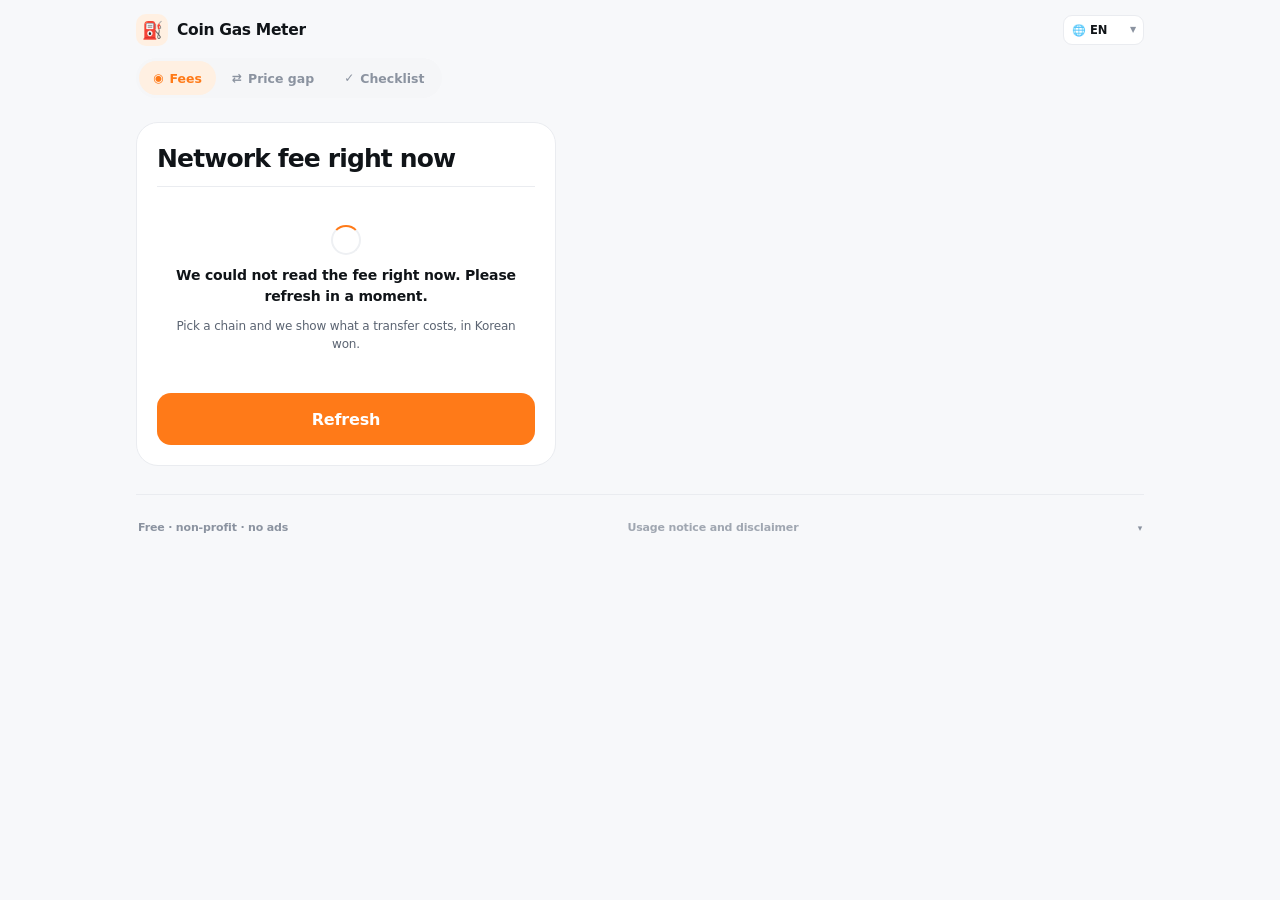
<file: index.html>
<!doctype html>
<html lang="ko">
  <head>
    <meta charset="UTF-8" />
    <!-- 검색엔진 소유확인: Google Search Console · 네이버 서치어드바이저 (2026-11-18) -->
    <meta name="google-site-verification" content="ybzg_U_9fnB_Yyj1p49U__PnyBLC_OwtdENHkcvfdz4" />
    <meta name="naver-site-verification" content="0c09ab57398e2e9d080c72ebb21c6a6680b2636f" />
    <meta
      name="viewport"
      content="width=device-width, initial-scale=1.0, maximum-scale=1.0, user-scalable=no, viewport-fit=cover"
    />
    <title>코인가스비미터 — 보내기 전 가스비·김프 확인</title>
    <meta name="description" content="이더리움·베이스·아비트럼·BNB 체인 등 7개 체인과 비트코인·솔라나·트론·리플·톤까지, 보낼 때 드는 수수료를 원화로 비교하고 김치프리미엄까지 한 화면에서 확인하는 무료·비수익 참고 도구입니다." />
    <meta name="keywords" content="이더리움 가스비 계산, 김치프리미엄 확인, 코인 가스비 원화, 가상자산 수수료, 코인가스비미터, 비트코인 솔라나 트론 수수료" />
    <meta name="author" content="안심랩 (AnsimLab)" />
    <meta name="publisher" content="안심랩 (AnsimLab)" />
    <meta name="robots" content="index, follow" />
    <link rel="canonical" href="https://wlgh9291-cmd.github.io/coin-gasbi-meter/" />
    <!-- LINE 미니앱(LIFF) ID. LINE 미인증 상태라 지금은 비어 있고, LIFF ID를 받으면 여기에만 넣으면 됩니다. -->
    <meta name="liff-id" content="" />
    <!-- 절대 주소: Vercel 프로덕션 도메인 확정 후 1회 반영 (2026-11-17) -->
    <meta name="theme-color" content="#f6f4ff" media="(prefers-color-scheme: light)" />
    <meta name="theme-color" content="#0f0c1c" media="(prefers-color-scheme: dark)" />
    <meta name="color-scheme" content="light dark" />

    <!-- PWA -->
    <link rel="manifest" href="./manifest.webmanifest" vite-ignore />
    <meta name="mobile-web-app-capable" content="yes" />
    <meta name="application-name" content="코인가스비미터" />
    <meta name="apple-mobile-web-app-capable" content="yes" />
    <meta name="apple-mobile-web-app-status-bar-style" content="default" />
    <meta name="apple-mobile-web-app-title" content="코인가스비미터" />
    <link rel="icon" type="image/png" sizes="32x32" href="./icons/icon-32.png" vite-ignore />
    <link rel="icon" type="image/png" sizes="16x16" href="./icons/favicon-16.png" vite-ignore />
    <link rel="apple-touch-icon" sizes="180x180" href="./icons/apple-touch-icon.png" vite-ignore />

    <!-- 카카오톡·SNS 링크 공유 (OpenGraph) -->
    <meta property="og:type" content="website" />
    <meta property="og:site_name" content="코인가스비미터" />
    <meta property="og:title" content="코인가스비미터 — 보내기 전 가스비·김프 확인" />
    <meta property="og:description" content="이더리움·베이스·아비트럼·BNB 체인 등 7개 체인과 비트코인·솔라나·트론·리플·톤까지, 보낼 때 드는 수수료를 원화로 비교하고 김치프리미엄까지 한 화면에서 확인하는 무료·비수익 참고 도구입니다." />
    <meta property="og:image" content="https://wlgh9291-cmd.github.io/coin-gasbi-meter/og/og-image.png" />
    <meta property="og:image:width" content="1200" />
    <meta property="og:image:height" content="630" />
    <meta property="og:image:alt" content="코인가스비미터 서비스 소개 이미지" />
    <meta property="og:locale" content="ko_KR" />
    <meta property="og:url" content="https://wlgh9291-cmd.github.io/coin-gasbi-meter/" />
    <meta name="twitter:card" content="summary_large_image" />
    <meta name="twitter:title" content="코인가스비미터 — 보내기 전 가스비·김프 확인" />
    <meta name="twitter:description" content="이더리움·베이스·아비트럼·BNB 체인 등 7개 체인과 비트코인·솔라나·트론·리플·톤까지, 보낼 때 드는 수수료를 원화로 비교하고 김치프리미엄까지 한 화면에서 확인하는 무료·비수익 참고 도구입니다." />
    <meta name="twitter:image" content="https://wlgh9291-cmd.github.io/coin-gasbi-meter/og/og-image.png" />

    <script type="application/ld+json">
{
  "@context": "https://schema.org",
  "@type": "WebApplication",
  "name": "코인가스비미터",
  "applicationCategory": "FinanceApplication",
  "operatingSystem": "Any",
  "inLanguage": "ko",
  "description": "이더리움·베이스·아비트럼·BNB 체인 등 7개 체인과 비트코인·솔라나·트론·리플·톤까지, 보낼 때 드는 수수료를 원화로 비교하고 김치프리미엄까지 한 화면에서 확인하는 무료·비수익 참고 도구입니다.",
  "url": "https://wlgh9291-cmd.github.io/coin-gasbi-meter/",
  "author": { "@type": "Organization", "name": "안심랩 (AnsimLab)" },
  "publisher": { "@type": "Organization", "name": "안심랩 (AnsimLab)" },
  "isAccessibleForFree": true,
  "offers": {
    "@type": "Offer",
    "price": "0",
    "priceCurrency": "KRW"
  }
}
    </script>

    <!-- 텔레그램 미니앱 SDK. 일반 브라우저에서는 로드에 실패해도 아래 어댑터가 조용히 건너뜁니다. -->
    <!-- LINE 미니앱(LIFF) SDK — LINE 앱 웹뷰가 아니면 아래 어댑터가 조용히 건너뜁니다. -->
    <script src="https://static.line-scdn.net/liff/edge/2/sdk.js" async></script>
    <script src="https://telegram.org/js/telegram-web-app.js"></script>
    <script>
      /* 환경 어댑터 — 텔레그램 미니앱 안이면 ready·expand를 자동 실행하고,
         일반 브라우저·PWA 환경에서는 아무 것도 하지 않습니다(오류 0건). */
      (function () {
        try {
          var tg = window.Telegram && window.Telegram.WebApp;
          if (tg && typeof tg.ready === 'function') tg.ready();
          if (tg && typeof tg.expand === 'function') tg.expand();
          if (tg && typeof tg.disableVerticalSwipes === 'function') {
            try { tg.disableVerticalSwipes(); } catch (e) {}
          }
          if (tg && typeof tg.setHeaderColor === 'function') {
            try { tg.setHeaderColor('#f6f4ff'); } catch (e) {}
          }
          if (tg && typeof tg.setBackgroundColor === 'function') {
            try { tg.setBackgroundColor('#f6f4ff'); } catch (e) {}
          }
        } catch (e) {}
        /* ── LINE(LIFF) 3중 호환 어댑터 ─────────────────────────────
           · LINE 앱 웹뷰: LIFF ID가 있으면 초기화하고, 언어를 알려 줍니다.
           · 일반 브라우저·텔레그램: SDK가 없거나 초기화에 실패해도 아무 것도 하지 않습니다(오류 0건).
           · LIFF ID(meta[name=liff-id])가 비어 있으면 초기화를 시도하지 않습니다. */
        window.__PICKLE_LIFF__ = { inLine: false, ready: false, lang: null };
        (function () {
          var bridge = window.__PICKLE_LIFF__;
          try {
            var ua = navigator.userAgent || '';
            bridge.inLine = /Line\/\d/i.test(ua) || /LIFF/i.test(ua);
          } catch (e) {}

          function readLang() {
            try {
              if (window.liff && typeof window.liff.getLanguage === 'function') {
                var value = window.liff.getLanguage();
                if (value) bridge.lang = String(value).slice(0, 2).toLowerCase();
              }
            } catch (e) {}
          }

          function start() {
            var meta = document.querySelector('meta[name="liff-id"]');
            var liffId = meta && meta.getAttribute('content') ? meta.getAttribute('content').trim() : '';
            readLang();
            if (!liffId || !window.liff || typeof window.liff.init !== 'function') return;
            window.liff
              .init({ liffId: liffId })
              .then(function () {
                bridge.ready = true;
                try {
                  if (typeof window.liff.isInClient === 'function' && window.liff.isInClient()) bridge.inLine = true;
                } catch (e) {}
                readLang();
                if (bridge.inLine) {
                  document.documentElement.classList.add('in-line');
                  document.documentElement.lang = bridge.lang || document.documentElement.lang;
                }
              })
              .catch(function () {});
          }

          if (document.readyState === 'complete') start();
          else window.addEventListener('load', start);
        })();

        /* PWA 서비스 워커 등록 — 보안 문맥(https·localhost)에서만, 실패해도 앱 동작에는 지장 없음 */
        if (
          'serviceWorker' in navigator &&
          (location.protocol === 'https:' || location.hostname === 'localhost' || location.hostname === '127.0.0.1')
        ) {
          window.addEventListener('load', function () {
            navigator.serviceWorker.register('./sw.js').catch(function () {});
          });
        }
      })();
    </script>
    <script type="module" crossorigin src="./assets/index-CDfuDNCG.js"></script>
    <link rel="stylesheet" crossorigin href="./assets/index-BV9tFVb3.css">
  </head>
  <body>
    <noscript>
      <div style="max-width: 480px; margin: 0 auto; padding: 24px 20px; font-family: -apple-system, 'Apple SD Gothic Neo', 'Malgun Gothic', sans-serif; font-size: 15px; line-height: 1.65; color: #191f28; background: #f6f4ff">
        <h1 style="font-size: 20px">코인가스비미터</h1>
        <p style="font-weight: 600">무료 · 비수익 · 광고 없음</p>
        <p>이 서비스는 자바스크립트가 있어야 동작합니다. 브라우저 설정에서 자바스크립트를 켜 주세요.</p>
        <p>
          본 서비스는 정보 제공 목적의 무료·비수익 참고 도구이며, 투자 자문·법률·세무 대리가 아닙니다. 외부 공개 API·시세·세법 가정에 기반하므로 정확성·실시간성을 보증하지 않으며, 본 서비스 이용 및 판단으로 발생한 직·간접적 손해(오입금, 거래 손실, 세무·신고 오류, 에어드랍 미지급 등)에 대해 제작자(안심랩)는 어떠한 법적·금전적 배상 책임도 지지 않습니다.
        </p>
        <p>가스비·시세는 실시간으로 변동하며, 화면에 보이는 값과 실제 전송 시점의 값이 다를 수 있습니다.</p>
        <p style="font-weight: 600">제작·운영: 안심랩 (AnsimLab)</p>
      </div>
    </noscript>
    <div id="root"></div>
  </body>
</html>
</file>
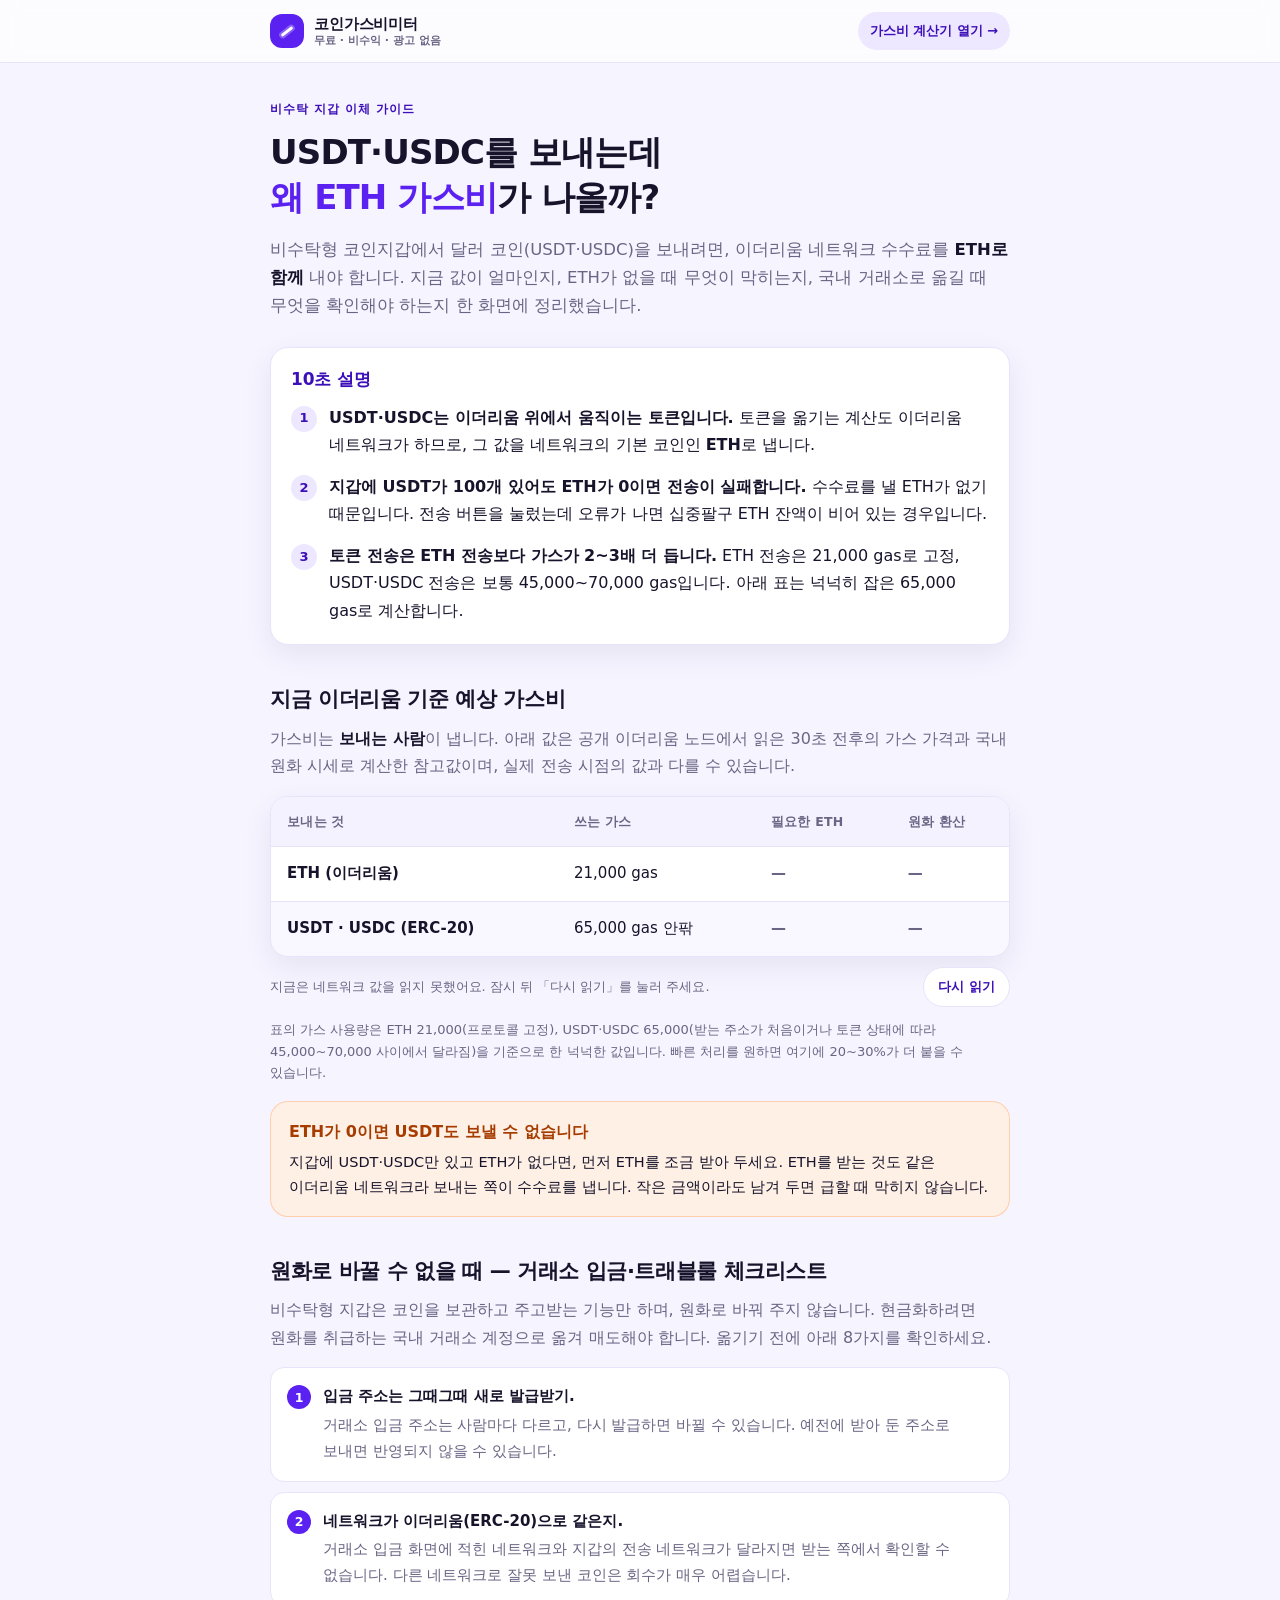
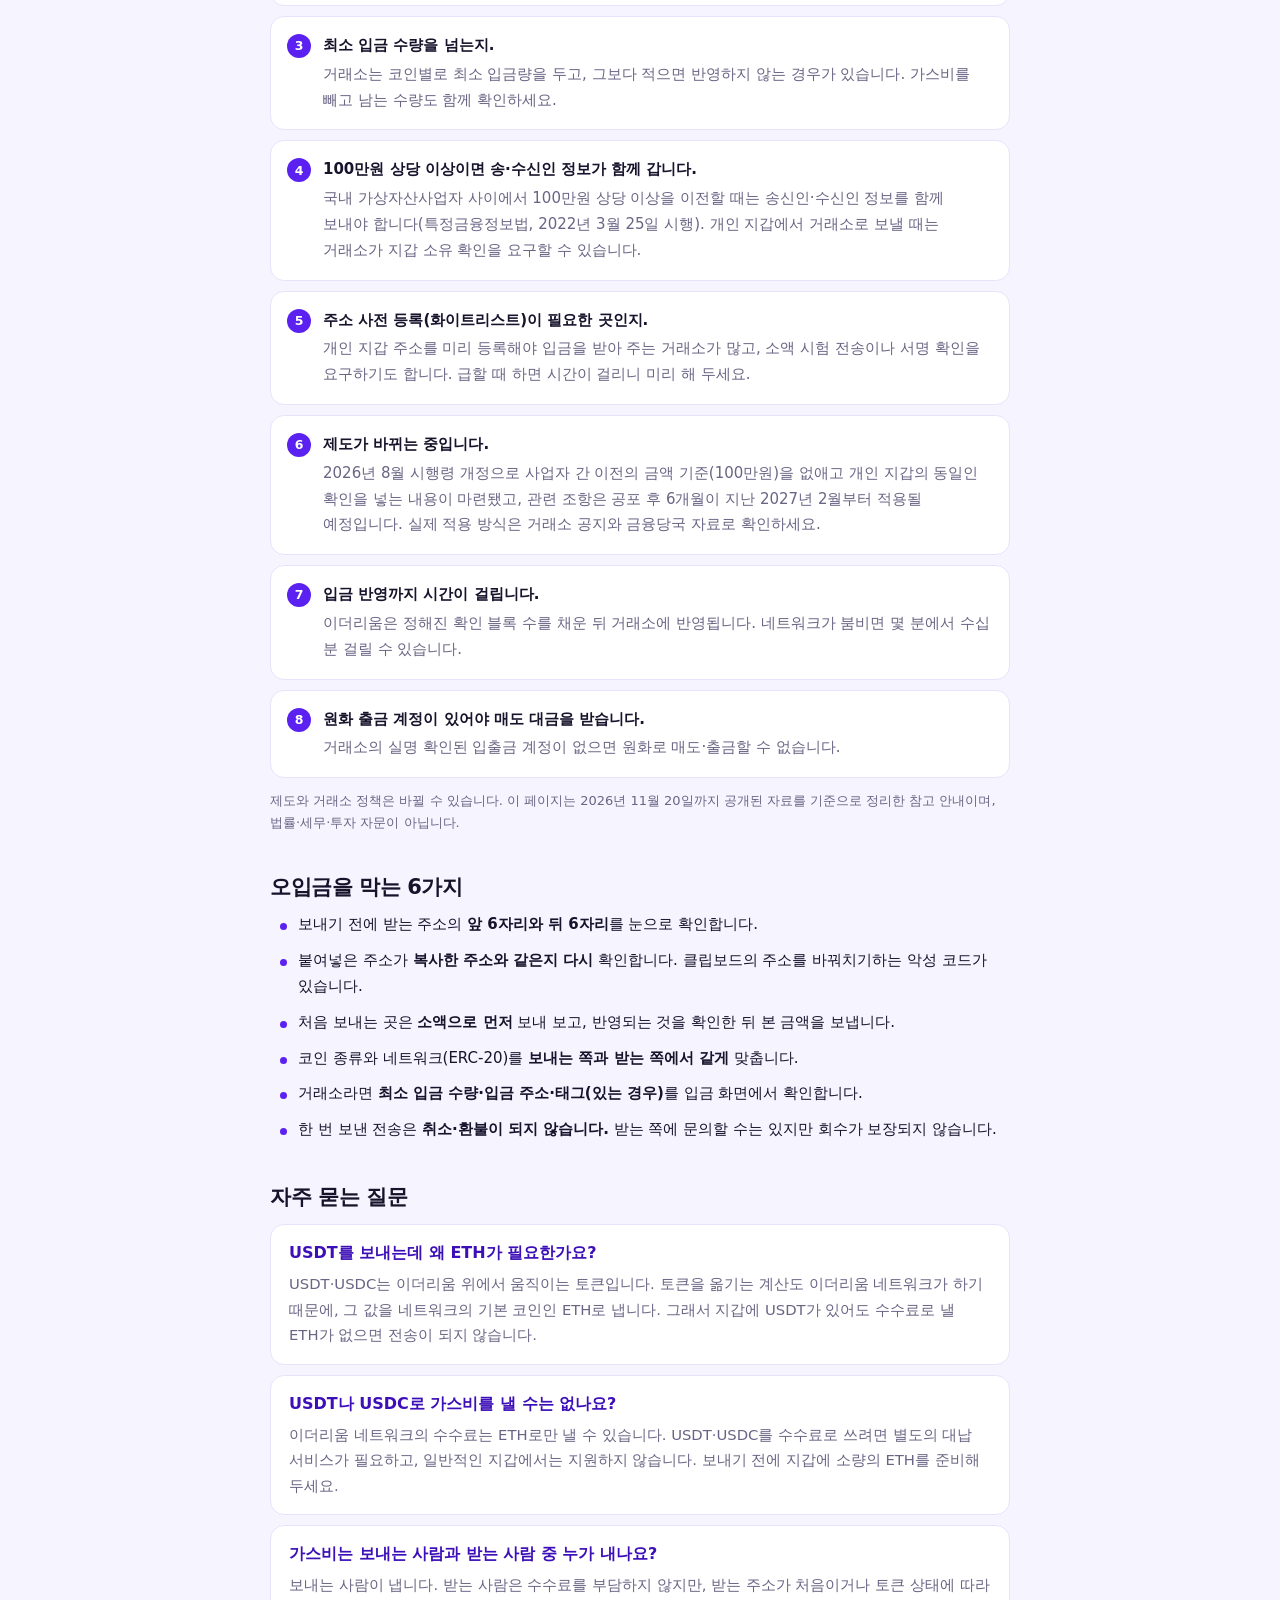
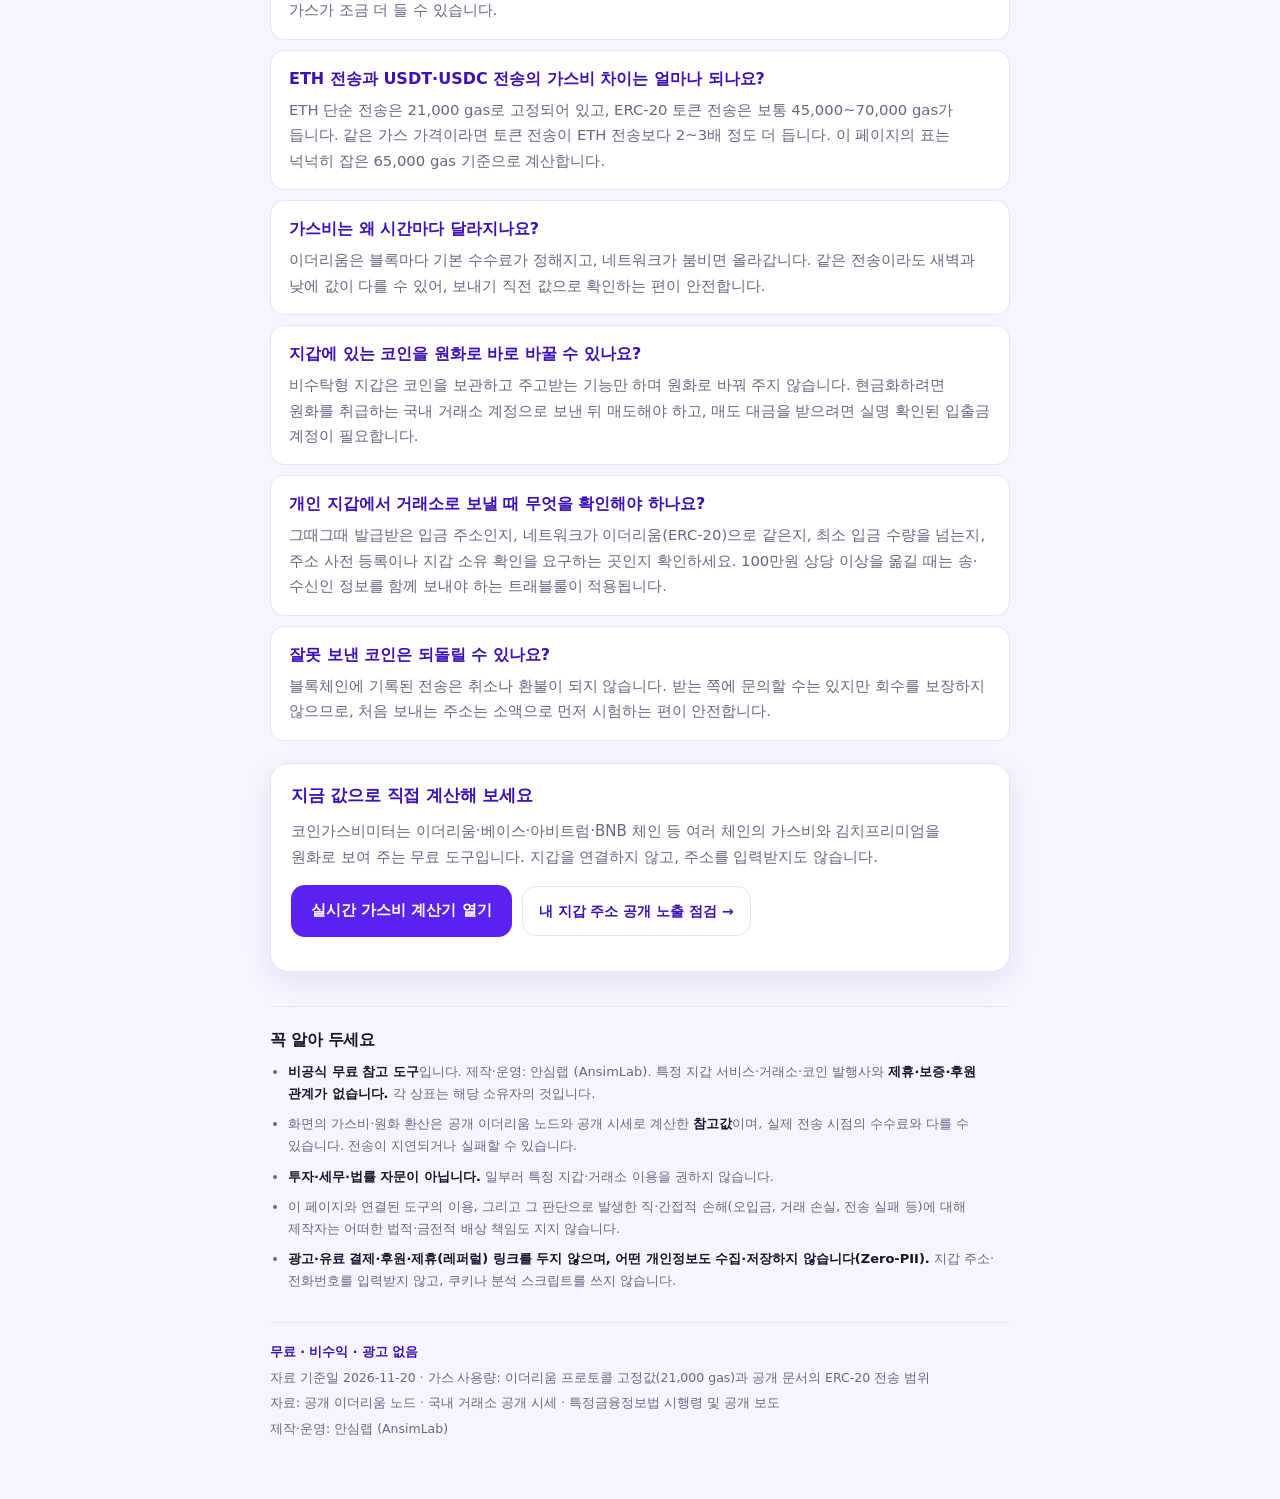
<file: wallet/index.html>
<!doctype html>
<html lang="ko">
  <head>
    <meta charset="UTF-8" />
    <meta name="viewport" content="width=device-width, initial-scale=1.0, viewport-fit=cover" />
    <title>USDT·USDC 보낼 때 ETH 가스비 — 비수탁 지갑 이체 수수료·오입금 체크</title>
    <meta
      name="description"
      content="USDT·USDC를 보내는데 왜 ETH 가스비가 필요할까요? 비수탁 코인지갑에서 ETH 전송과 USDT·USDC(ERC-20) 전송에 드는 이더리움 가스비를 원화로 비교하고, ETH가 없을 때 생기는 문제와 국내 거래소 입금·트래블룰 체크리스트를 한 화면에 정리했습니다. 무료·비수익 참고 도구."
    />
    <meta
      name="keywords"
      content="USDT 전송 가스비, USDC 보내기 ETH, ERC-20 전송 수수료, 비수탁 지갑 가스비, 이더리움 가스비 원화, ETH 없이 USDT 전송, 트래블룰 개인지갑 입금, 코인 오입금 확인"
    />
    <meta name="author" content="안심랩 (AnsimLab)" />
    <meta name="publisher" content="안심랩 (AnsimLab)" />
    <meta name="robots" content="index, follow, max-image-preview:large" />
    <link rel="canonical" href="https://wlgh9291-cmd.github.io/coin-gasbi-meter/wallet/" />

    <meta name="theme-color" content="#f6f4ff" media="(prefers-color-scheme: light)" />
    <meta name="theme-color" content="#0f0c1c" media="(prefers-color-scheme: dark)" />
    <meta name="color-scheme" content="light dark" />

    <link rel="icon" type="image/png" sizes="32x32" href="../icons/icon-32.png" />
    <link rel="icon" type="image/png" sizes="16x16" href="../icons/favicon-16.png" />
    <link rel="apple-touch-icon" sizes="180x180" href="../icons/apple-touch-icon.png" />
    <link rel="stylesheet" href="./guide.css" />

    <meta property="og:type" content="article" />
    <meta property="og:site_name" content="코인가스비미터" />
    <meta property="og:title" content="USDT·USDC 보낼 때 ETH 가스비 — 비수탁 지갑 이체 수수료·오입금 체크" />
    <meta
      property="og:description"
      content="ETH 전송과 USDT·USDC(ERC-20) 전송의 가스비를 지금 값으로 원화 비교. ETH가 없을 때 막히는 것과 국내 거래소 입금·트래블룰 체크리스트를 정리했습니다."
    />
    <meta property="og:image" content="https://wlgh9291-cmd.github.io/coin-gasbi-meter/og/og-image.png" />
    <meta property="og:image:width" content="1200" />
    <meta property="og:image:height" content="630" />
    <meta property="og:url" content="https://wlgh9291-cmd.github.io/coin-gasbi-meter/wallet/" />
    <meta property="og:locale" content="ko_KR" />
    <meta name="twitter:card" content="summary_large_image" />
    <meta name="twitter:title" content="USDT·USDC 보낼 때 ETH 가스비 — 비수탁 지갑 이체 수수료·오입금 체크" />
    <meta
      name="twitter:description"
      content="ETH 전송과 USDT·USDC(ERC-20) 전송의 가스비를 지금 값으로 원화 비교. 국내 거래소 입금·트래블룰 체크리스트 포함."
    />
    <meta name="twitter:image" content="https://wlgh9291-cmd.github.io/coin-gasbi-meter/og/og-image.png" />

    <script type="application/ld+json">
      {
        "@context": "https://schema.org",
        "@graph": [
          {
            "@type": "BreadcrumbList",
            "itemListElement": [
              {
                "@type": "ListItem",
                "position": 1,
                "name": "코인가스비미터",
                "item": "https://wlgh9291-cmd.github.io/coin-gasbi-meter/"
              },
              {
                "@type": "ListItem",
                "position": 2,
                "name": "비수탁 지갑 이체 가스비·오입금 체크",
                "item": "https://wlgh9291-cmd.github.io/coin-gasbi-meter/wallet/"
              }
            ]
          },
          {
            "@type": "WebPage",
            "name": "USDT·USDC 보낼 때 ETH 가스비 — 비수탁 지갑 이체 수수료·오입금 체크",
            "url": "https://wlgh9291-cmd.github.io/coin-gasbi-meter/wallet/",
            "inLanguage": "ko",
            "description": "비수탁 코인지갑에서 ETH와 USDT·USDC(ERC-20)를 보낼 때 드는 이더리움 가스비를 원화로 비교하고, 국내 거래소 입금·트래블룰 체크리스트를 정리한 무료 참고 페이지입니다.",
            "datePublished": "2026-11-20",
            "dateModified": "2026-11-20",
            "isPartOf": { "@type": "WebSite", "name": "코인가스비미터", "url": "https://wlgh9291-cmd.github.io/coin-gasbi-meter/" },
            "author": { "@type": "Organization", "name": "안심랩 (AnsimLab)" },
            "publisher": { "@type": "Organization", "name": "안심랩 (AnsimLab)" }
          },
          {
            "@type": "FAQPage",
            "mainEntity": [
              {
                "@type": "Question",
                "name": "USDT를 보내는데 왜 ETH가 필요한가요?",
                "acceptedAnswer": {
                  "@type": "Answer",
                  "text": "USDT·USDC는 이더리움 위에서 움직이는 토큰입니다. 토큰을 옮기는 계산도 이더리움 네트워크가 하기 때문에, 그 값을 네트워크의 기본 코인인 ETH로 냅니다. 그래서 지갑에 USDT가 있어도 수수료로 낼 ETH가 없으면 전송이 되지 않습니다."
                }
              },
              {
                "@type": "Question",
                "name": "USDT나 USDC로 가스비를 낼 수는 없나요?",
                "acceptedAnswer": {
                  "@type": "Answer",
                  "text": "이더리움 네트워크의 수수료는 ETH로만 낼 수 있습니다. USDT·USDC를 수수료로 쓰려면 별도의 대납 서비스가 필요하고, 일반적인 지갑에서는 지원하지 않습니다. 보내기 전에 지갑에 소량의 ETH를 준비해 두세요."
                }
              },
              {
                "@type": "Question",
                "name": "가스비는 보내는 사람과 받는 사람 중 누가 내나요?",
                "acceptedAnswer": {
                  "@type": "Answer",
                  "text": "보내는 사람이 냅니다. 받는 사람은 수수료를 부담하지 않지만, 받는 주소가 처음이거나 토큰 상태에 따라 가스가 조금 더 들 수 있습니다."
                }
              },
              {
                "@type": "Question",
                "name": "ETH 전송과 USDT·USDC 전송의 가스비 차이는 얼마나 되나요?",
                "acceptedAnswer": {
                  "@type": "Answer",
                  "text": "ETH 단순 전송은 21,000 gas로 고정되어 있고, ERC-20 토큰 전송은 보통 45,000~70,000 gas가 듭니다. 같은 가스 가격이라면 토큰 전송이 ETH 전송보다 2~3배 정도 더 듭니다. 이 페이지의 표는 넉넉히 잡은 65,000 gas 기준으로 계산합니다."
                }
              },
              {
                "@type": "Question",
                "name": "가스비는 왜 시간마다 달라지나요?",
                "acceptedAnswer": {
                  "@type": "Answer",
                  "text": "이더리움은 블록마다 기본 수수료가 정해지고, 네트워크가 붐비면 올라갑니다. 같은 전송이라도 새벽과 낮에 값이 다를 수 있어, 보내기 직전 값으로 확인하는 편이 안전합니다."
                }
              },
              {
                "@type": "Question",
                "name": "지갑에 있는 코인을 원화로 바로 바꿀 수 있나요?",
                "acceptedAnswer": {
                  "@type": "Answer",
                  "text": "비수탁형 지갑은 코인을 보관하고 주고받는 기능만 하며 원화로 바꿔 주지 않습니다. 현금화하려면 원화를 취급하는 국내 거래소 계정으로 보낸 뒤 매도해야 하고, 매도 대금을 받으려면 실명 확인된 입출금 계정이 필요합니다."
                }
              },
              {
                "@type": "Question",
                "name": "개인 지갑에서 거래소로 보낼 때 무엇을 확인해야 하나요?",
                "acceptedAnswer": {
                  "@type": "Answer",
                  "text": "그때그때 발급받은 입금 주소인지, 네트워크가 이더리움(ERC-20)으로 같은지, 최소 입금 수량을 넘는지, 주소 사전 등록이나 지갑 소유 확인을 요구하는 곳인지 확인하세요. 100만원 상당 이상을 옮길 때는 송·수신인 정보를 함께 보내야 하는 트래블룰이 적용됩니다."
                }
              },
              {
                "@type": "Question",
                "name": "잘못 보낸 코인은 되돌릴 수 있나요?",
                "acceptedAnswer": {
                  "@type": "Answer",
                  "text": "블록체인에 기록된 전송은 취소나 환불이 되지 않습니다. 받는 쪽에 문의할 수는 있지만 회수를 보장하지 않으므로, 처음 보내는 주소는 소액으로 먼저 시험하는 편이 안전합니다."
                }
              }
            ]
          }
        ]
      }
    </script>
  </head>
  <body>
    <a class="skip" href="#main">본문으로 바로 가기</a>

    <header class="site-head">
      <div class="site-head-inner">
        <a class="brand" href="../">
          <span class="brand-mark" aria-hidden="true"><span class="brand-needle"></span></span>
          <span class="brand-text">
            <strong>코인가스비미터</strong>
            <small>무료 · 비수익 · 광고 없음</small>
          </span>
        </a>
        <a class="head-link" href="../">가스비 계산기 열기 →</a>
      </div>
    </header>

    <main id="main" class="page">
      <p class="eyebrow">비수탁 지갑 이체 가이드</p>
      <h1>
        USDT·USDC를 보내는데<br />
        <em>왜 ETH 가스비</em>가 나올까?
      </h1>
      <p class="lead">
        비수탁형 코인지갑에서 달러 코인(USDT·USDC)을 보내려면, 이더리움 네트워크 수수료를 <strong>ETH로 함께</strong> 내야
        합니다. 지금 값이 얼마인지, ETH가 없을 때 무엇이 막히는지, 국내 거래소로 옮길 때 무엇을 확인해야 하는지 한 화면에
        정리했습니다.
      </p>

      <section class="card" aria-labelledby="tensec">
        <h2 id="tensec" class="card-title">10초 설명</h2>
        <ol class="steps">
          <li>
            <span class="step-num" aria-hidden="true">1</span>
            <p>
              <strong>USDT·USDC는 이더리움 위에서 움직이는 토큰입니다.</strong> 토큰을 옮기는 계산도 이더리움 네트워크가 하므로,
              그 값을 네트워크의 기본 코인인 <strong>ETH</strong>로 냅니다.
            </p>
          </li>
          <li>
            <span class="step-num" aria-hidden="true">2</span>
            <p>
              <strong>지갑에 USDT가 100개 있어도 ETH가 0이면 전송이 실패합니다.</strong> 수수료를 낼 ETH가 없기 때문입니다.
              전송 버튼을 눌렀는데 오류가 나면 십중팔구 ETH 잔액이 비어 있는 경우입니다.
            </p>
          </li>
          <li>
            <span class="step-num" aria-hidden="true">3</span>
            <p>
              <strong>토큰 전송은 ETH 전송보다 가스가 2~3배 더 듭니다.</strong> ETH 전송은 21,000 gas로 고정, USDT·USDC 전송은
              보통 45,000~70,000 gas입니다. 아래 표는 넉넉히 잡은 65,000 gas로 계산합니다.
            </p>
          </li>
        </ol>
      </section>

      <section aria-labelledby="livetable">
        <h2 id="livetable">지금 이더리움 기준 예상 가스비</h2>
        <p class="section-lead">
          가스비는 <strong>보내는 사람</strong>이 냅니다. 아래 값은 공개 이더리움 노드에서 읽은 30초 전후의 가스 가격과 국내 원화
          시세로 계산한 참고값이며, 실제 전송 시점의 값과 다를 수 있습니다.
        </p>

        <div class="table-wrap">
          <table class="fee-table" id="fee-table" data-state="loading">
            <caption class="sr-only">
              지금 이더리움 네트워크에서 ETH 전송과 USDT·USDC 전송에 드는 예상 가스비
            </caption>
            <thead>
              <tr>
                <th scope="col">보내는 것</th>
                <th scope="col">쓰는 가스</th>
                <th scope="col">필요한 ETH</th>
                <th scope="col">원화 환산</th>
              </tr>
            </thead>
            <tbody>
              <tr>
                <th scope="row">ETH (이더리움)</th>
                <td data-label="쓰는 가스">21,000 gas</td>
                <td class="num" data-label="필요한 ETH" data-cell="eth-native">—</td>
                <td class="num" data-label="원화 환산" data-cell="eth-krw">—</td>
              </tr>
              <tr class="row-accent">
                <th scope="row">USDT · USDC (ERC-20)</th>
                <td data-label="쓰는 가스">65,000 gas 안팎</td>
                <td class="num" data-label="필요한 ETH" data-cell="token-native">—</td>
                <td class="num" data-label="원화 환산" data-cell="token-krw">—</td>
              </tr>
            </tbody>
          </table>
        </div>

        <div class="live-bar">
          <p class="live-status" id="live-status" role="status" aria-live="polite">지금 값을 읽는 중…</p>
          <button type="button" class="btn-refresh" id="refresh-btn">다시 읽기</button>
        </div>

        <p class="fine" id="live-note">
          표의 가스 사용량은 ETH 21,000(프로토콜 고정), USDT·USDC 65,000(받는 주소가 처음이거나 토큰 상태에 따라
          45,000~70,000 사이에서 달라짐)을 기준으로 한 넉넉한 값입니다. 빠른 처리를 원하면 여기에 20~30%가 더 붙을 수 있습니다.
        </p>

        <div class="callout">
          <p class="callout-title">ETH가 0이면 USDT도 보낼 수 없습니다</p>
          <p>
            지갑에 USDT·USDC만 있고 ETH가 없다면, 먼저 ETH를 조금 받아 두세요. ETH를 받는 것도 같은 이더리움 네트워크라
            보내는 쪽이 수수료를 냅니다. 작은 금액이라도 남겨 두면 급할 때 막히지 않습니다.
          </p>
        </div>
      </section>

      <section aria-labelledby="checklist">
        <h2 id="checklist">원화로 바꿀 수 없을 때 — 거래소 입금·트래블룰 체크리스트</h2>
        <p class="section-lead">
          비수탁형 지갑은 코인을 보관하고 주고받는 기능만 하며, 원화로 바꿔 주지 않습니다. 현금화하려면 원화를 취급하는 국내
          거래소 계정으로 옮겨 매도해야 합니다. 옮기기 전에 아래 8가지를 확인하세요.
        </p>

        <ol class="checklist">
          <li>
            <strong>입금 주소는 그때그때 새로 발급받기.</strong>
            거래소 입금 주소는 사람마다 다르고, 다시 발급하면 바뀔 수 있습니다. 예전에 받아 둔 주소로 보내면 반영되지 않을 수
            있습니다.
          </li>
          <li>
            <strong>네트워크가 이더리움(ERC-20)으로 같은지.</strong>
            거래소 입금 화면에 적힌 네트워크와 지갑의 전송 네트워크가 달라지면 받는 쪽에서 확인할 수 없습니다. 다른 네트워크로
            잘못 보낸 코인은 회수가 매우 어렵습니다.
          </li>
          <li>
            <strong>최소 입금 수량을 넘는지.</strong>
            거래소는 코인별로 최소 입금량을 두고, 그보다 적으면 반영하지 않는 경우가 있습니다. 가스비를 빼고 남는 수량도 함께
            확인하세요.
          </li>
          <li>
            <strong>100만원 상당 이상이면 송·수신인 정보가 함께 갑니다.</strong>
            국내 가상자산사업자 사이에서 100만원 상당 이상을 이전할 때는 송신인·수신인 정보를 함께 보내야 합니다(특정금융정보법,
            2022년 3월 25일 시행). 개인 지갑에서 거래소로 보낼 때는 거래소가 지갑 소유 확인을 요구할 수 있습니다.
          </li>
          <li>
            <strong>주소 사전 등록(화이트리스트)이 필요한 곳인지.</strong>
            개인 지갑 주소를 미리 등록해야 입금을 받아 주는 거래소가 많고, 소액 시험 전송이나 서명 확인을 요구하기도 합니다.
            급할 때 하면 시간이 걸리니 미리 해 두세요.
          </li>
          <li>
            <strong>제도가 바뀌는 중입니다.</strong>
            2026년 8월 시행령 개정으로 사업자 간 이전의 금액 기준(100만원)을 없애고 개인 지갑의 동일인 확인을 넣는 내용이
            마련됐고, 관련 조항은 공포 후 6개월이 지난 2027년 2월부터 적용될 예정입니다. 실제 적용 방식은 거래소 공지와 금융당국
            자료로 확인하세요.
          </li>
          <li>
            <strong>입금 반영까지 시간이 걸립니다.</strong>
            이더리움은 정해진 확인 블록 수를 채운 뒤 거래소에 반영됩니다. 네트워크가 붐비면 몇 분에서 수십 분 걸릴 수 있습니다.
          </li>
          <li>
            <strong>원화 출금 계정이 있어야 매도 대금을 받습니다.</strong>
            거래소의 실명 확인된 입출금 계정이 없으면 원화로 매도·출금할 수 없습니다.
          </li>
        </ol>

        <p class="fine">
          제도와 거래소 정책은 바뀔 수 있습니다. 이 페이지는 2026년 11월 20일까지 공개된 자료를 기준으로 정리한 참고 안내이며,
          법률·세무·투자 자문이 아닙니다.
        </p>
      </section>

      <section aria-labelledby="mistakes">
        <h2 id="mistakes">오입금을 막는 6가지</h2>
        <ul class="plain-list">
          <li>보내기 전에 받는 주소의 <strong>앞 6자리와 뒤 6자리</strong>를 눈으로 확인합니다.</li>
          <li>
            붙여넣은 주소가 <strong>복사한 주소와 같은지 다시</strong> 확인합니다. 클립보드의 주소를 바꿔치기하는 악성 코드가
            있습니다.
          </li>
          <li>처음 보내는 곳은 <strong>소액으로 먼저</strong> 보내 보고, 반영되는 것을 확인한 뒤 본 금액을 보냅니다.</li>
          <li>코인 종류와 네트워크(ERC-20)를 <strong>보내는 쪽과 받는 쪽에서 같게</strong> 맞춥니다.</li>
          <li>거래소라면 <strong>최소 입금 수량·입금 주소·태그(있는 경우)</strong>를 입금 화면에서 확인합니다.</li>
          <li>
            한 번 보낸 전송은 <strong>취소·환불이 되지 않습니다.</strong> 받는 쪽에 문의할 수는 있지만 회수가 보장되지 않습니다.
          </li>
        </ul>
      </section>

      <section aria-labelledby="faq">
        <h2 id="faq">자주 묻는 질문</h2>
        <div class="faq">
          <article>
            <h3>USDT를 보내는데 왜 ETH가 필요한가요?</h3>
            <p>
              USDT·USDC는 이더리움 위에서 움직이는 토큰입니다. 토큰을 옮기는 계산도 이더리움 네트워크가 하기 때문에, 그 값을
              네트워크의 기본 코인인 ETH로 냅니다. 그래서 지갑에 USDT가 있어도 수수료로 낼 ETH가 없으면 전송이 되지 않습니다.
            </p>
          </article>
          <article>
            <h3>USDT나 USDC로 가스비를 낼 수는 없나요?</h3>
            <p>
              이더리움 네트워크의 수수료는 ETH로만 낼 수 있습니다. USDT·USDC를 수수료로 쓰려면 별도의 대납 서비스가 필요하고,
              일반적인 지갑에서는 지원하지 않습니다. 보내기 전에 지갑에 소량의 ETH를 준비해 두세요.
            </p>
          </article>
          <article>
            <h3>가스비는 보내는 사람과 받는 사람 중 누가 내나요?</h3>
            <p>
              보내는 사람이 냅니다. 받는 사람은 수수료를 부담하지 않지만, 받는 주소가 처음이거나 토큰 상태에 따라 가스가 조금 더
              들 수 있습니다.
            </p>
          </article>
          <article>
            <h3>ETH 전송과 USDT·USDC 전송의 가스비 차이는 얼마나 되나요?</h3>
            <p>
              ETH 단순 전송은 21,000 gas로 고정되어 있고, ERC-20 토큰 전송은 보통 45,000~70,000 gas가 듭니다. 같은 가스
              가격이라면 토큰 전송이 ETH 전송보다 2~3배 정도 더 듭니다. 이 페이지의 표는 넉넉히 잡은 65,000 gas 기준으로
              계산합니다.
            </p>
          </article>
          <article>
            <h3>가스비는 왜 시간마다 달라지나요?</h3>
            <p>
              이더리움은 블록마다 기본 수수료가 정해지고, 네트워크가 붐비면 올라갑니다. 같은 전송이라도 새벽과 낮에 값이 다를 수
              있어, 보내기 직전 값으로 확인하는 편이 안전합니다.
            </p>
          </article>
          <article>
            <h3>지갑에 있는 코인을 원화로 바로 바꿀 수 있나요?</h3>
            <p>
              비수탁형 지갑은 코인을 보관하고 주고받는 기능만 하며 원화로 바꿔 주지 않습니다. 현금화하려면 원화를 취급하는 국내
              거래소 계정으로 보낸 뒤 매도해야 하고, 매도 대금을 받으려면 실명 확인된 입출금 계정이 필요합니다.
            </p>
          </article>
          <article>
            <h3>개인 지갑에서 거래소로 보낼 때 무엇을 확인해야 하나요?</h3>
            <p>
              그때그때 발급받은 입금 주소인지, 네트워크가 이더리움(ERC-20)으로 같은지, 최소 입금 수량을 넘는지, 주소 사전 등록이나
              지갑 소유 확인을 요구하는 곳인지 확인하세요. 100만원 상당 이상을 옮길 때는 송·수신인 정보를 함께 보내야 하는
              트래블룰이 적용됩니다.
            </p>
          </article>
          <article>
            <h3>잘못 보낸 코인은 되돌릴 수 있나요?</h3>
            <p>
              블록체인에 기록된 전송은 취소나 환불이 되지 않습니다. 받는 쪽에 문의할 수는 있지만 회수를 보장하지 않으므로, 처음
              보내는 주소는 소액으로 먼저 시험하는 편이 안전합니다.
            </p>
          </article>
        </div>
      </section>

      <section class="card cta" aria-labelledby="cta">
        <h2 id="cta" class="card-title">지금 값으로 직접 계산해 보세요</h2>
        <p>
          코인가스비미터는 이더리움·베이스·아비트럼·BNB 체인 등 여러 체인의 가스비와 김치프리미엄을 원화로 보여 주는 무료
          도구입니다. 지갑을 연결하지 않고, 주소를 입력받지도 않습니다.
        </p>
        <p class="cta-row">
          <a class="btn-primary" href="../">실시간 가스비 계산기 열기</a>
          <a class="btn-ghost" href="https://ansim-signal.vercel.app/privacy/">내 지갑 주소 공개 노출 점검 →</a>
        </p>
      </section>

      <section class="legal" aria-labelledby="legal">
        <h2 id="legal">꼭 알아 두세요</h2>
        <ul>
          <li>
            <strong>비공식 무료 참고 도구</strong>입니다. 제작·운영: 안심랩 (AnsimLab). 특정 지갑 서비스·거래소·코인 발행사와
            <strong>제휴·보증·후원 관계가 없습니다.</strong> 각 상표는 해당 소유자의 것입니다.
          </li>
          <li>
            화면의 가스비·원화 환산은 공개 이더리움 노드와 공개 시세로 계산한 <strong>참고값</strong>이며, 실제 전송 시점의 수수료와
            다를 수 있습니다. 전송이 지연되거나 실패할 수 있습니다.
          </li>
          <li>
            <strong>투자·세무·법률 자문이 아닙니다.</strong> 일부러 특정 지갑·거래소 이용을 권하지 않습니다.
          </li>
          <li>
            이 페이지와 연결된 도구의 이용, 그리고 그 판단으로 발생한 직·간접적 손해(오입금, 거래 손실, 전송 실패 등)에 대해
            제작자는 어떠한 법적·금전적 배상 책임도 지지 않습니다.
          </li>
          <li>
            <strong>광고·유료 결제·후원·제휴(레퍼럴) 링크를 두지 않으며, 어떤 개인정보도 수집·저장하지 않습니다(Zero-PII).</strong>
            지갑 주소·전화번호를 입력받지 않고, 쿠키나 분석 스크립트를 쓰지 않습니다.
          </li>
        </ul>
      </section>

      <footer class="site-foot">
        <p class="foot-badge">무료 · 비수익 · 광고 없음</p>
        <p>자료 기준일 2026-11-20 · 가스 사용량: 이더리움 프로토콜 고정값(21,000 gas)과 공개 문서의 ERC-20 전송 범위</p>
        <p>자료: 공개 이더리움 노드 · 국내 거래소 공개 시세 · 특정금융정보법 시행령 및 공개 보도</p>
        <p>제작·운영: 안심랩 (AnsimLab)</p>
      </footer>
    </main>

    <noscript>
      <p class="noscript-note">
        지금 가스비는 자바스크립트를 켜야 표시됩니다. 표의 칸이 비어 있어도 위의 설명과 체크리스트는 그대로 볼 수 있고, 실시간
        값은 <a href="../">계산기 화면</a>에서도 확인할 수 있습니다.
      </p>
    </noscript>

    <script src="./live.js" defer></script>
  </body>
</html>
</file>
<file: assets/index-BV9tFVb3.css>
:root{color-scheme:light dark;--accent: #2f6bff;--accent-2: #5b8dff;--accent-ink: #ffffff;--accent-soft: #f0f4ff;--accent-line: #dce6fb;--ok: #0c9d63;--ok-soft: #eefaf4;--ok-line: #d3f0e2;--warn: #a86a00;--warn-soft: #fdf6e8;--warn-line: #f2e3c4;--bad: #cf3b3b;--bad-soft: #fdf0f0;--bad-line: #f4d7d7;--idle: #6b7480;--idle-soft: #f3f4f6;--bg: #f7f8fa;--bg-2: #f2f3f6;--card: #ffffff;--card-2: #fbfbfc;--slot: #f5f6f8;--slot-2: #eef0f3;--line: #eaecf0;--line-strong: #dfe3e9;--text: #101418;--sub: #5b6472;--mute: #8b93a0;--radius-xl: 22px;--radius-lg: 18px;--radius-md: 14px;--radius-sm: 10px;--tap: 48px;--shadow: 0 1px 2px rgba(16, 20, 24, .03);--shadow-lift: 0 1px 2px rgba(16, 20, 24, .04)}@media (prefers-color-scheme: dark){:root{--bg: #0b0c0e;--bg-2: #101114;--card: #141619;--card-2: #17191d;--slot: #1b1e22;--slot-2: #22262b;--line: #24272c;--line-strong: #2e3238;--text: #f1f3f5;--sub: #a0a7b1;--mute: #747c86;--ok: #3ed598;--ok-soft: #10241c;--ok-line: #1c3a2d;--warn: #f0b64a;--warn-soft: #241e12;--warn-line: #3b301b;--bad: #f07a72;--bad-soft: #281416;--bad-line: #432225;--idle-soft: #1c1f23;--accent-soft: #172234;--accent-line: #22303f}}*{box-sizing:border-box}html{background:var(--bg)}html,body,#root{min-height:100%}body{margin:0;color:var(--text);background:var(--bg);font-family:Pretendard,-apple-system,BlinkMacSystemFont,Apple SD Gothic Neo,Malgun Gothic,system-ui,Segoe UI,sans-serif;font-size:16px;line-height:1.5;letter-spacing:-.01em;-webkit-font-smoothing:antialiased;-webkit-tap-highlight-color:transparent}button{font-family:inherit;font-size:inherit;color:inherit;border:none;background:none;cursor:pointer}input,textarea,select{font-family:inherit;font-size:inherit;color:inherit}:focus-visible{outline:2px solid var(--accent);outline-offset:2px;border-radius:8px}.num{font-variant-numeric:tabular-nums;font-feature-settings:"tnum" 1}.sr-only{position:absolute;width:1px;height:1px;padding:0;margin:-1px;overflow:hidden;clip:rect(0,0,0,0);white-space:nowrap;border:0}.app{display:flex;flex-direction:column;max-width:1040px;min-height:100%;margin:0 auto;padding:0 16px calc(84px + env(safe-area-inset-bottom,0px))}.topbar{position:sticky;top:0;z-index:30;display:flex;align-items:center;justify-content:space-between;gap:10px;margin:0 -16px;padding:14px 16px 10px;background:var(--bg)}.brand{display:flex;align-items:center;gap:9px;min-width:0;flex:1 1 auto}.brand-logo{flex:none;display:grid;place-items:center;width:32px;height:32px;border-radius:10px;font-size:17px;line-height:1;background:var(--accent-soft)}.brand-text{display:flex;flex-direction:column;gap:0;min-width:0}.brand-name{font-size:15.5px;font-weight:800;letter-spacing:-.02em;line-height:1.2;white-space:nowrap;overflow:hidden;text-overflow:ellipsis}.brand-tag{display:none}.topbar-right{flex:none;display:flex;align-items:center;gap:8px}.lang-select{position:relative;display:inline-flex;align-items:center;gap:4px;height:30px;padding:0 6px 0 8px;border-radius:9px;background:var(--card);border:1px solid var(--line);font-size:12px;font-weight:700;color:var(--sub)}.lang-select .globe{font-size:11px;line-height:1;opacity:.7}.lang-select select{appearance:none;-webkit-appearance:none;border:0;background:transparent;padding:0 11px 0 0;font-size:11.5px;font-weight:700;color:var(--text);cursor:pointer}.lang-select select:focus{outline:none}.lang-select .caret{position:absolute;right:7px;top:50%;transform:translateY(-50%);font-size:8px;color:var(--mute);pointer-events:none}.lang-bar{display:flex;gap:2px;padding:3px;border-radius:999px;background:var(--slot)}.lang-chip{min-height:28px;padding:0 8px;border-radius:999px;font-size:11px;font-weight:700;color:var(--mute)}.lang-chip.is-on{background:var(--card);color:var(--text)}.stage{display:grid;grid-template-columns:minmax(0,1fr);gap:14px;align-items:start;padding-top:12px}@media (min-width: 980px){.stage.is-single{grid-template-columns:minmax(0,460px);justify-content:center;gap:10px;padding-top:32px}.stage{grid-template-columns:minmax(360px,420px) minmax(0,1fr);gap:40px;padding-top:24px}.stage-side,.stage-main{position:sticky;top:76px}}.screen{animation:rise .18s ease-out}.stage-side,.signal-panel,.radar-card{scroll-margin-top:76px}@keyframes rise{0%{opacity:0;transform:translateY(5px)}to{opacity:1;transform:none}}.screen-head{margin:0 0 14px}.screen-head h1,.title{margin:0;font-size:25px;font-weight:800;letter-spacing:-.035em;line-height:1.24;text-wrap:balance}.title em{font-style:normal;color:var(--accent)}.subtitle{margin:6px 0 0;font-size:14px;line-height:1.5;color:var(--sub)}.kicker{display:inline-block;margin:0 0 6px;font-size:11px;font-weight:800;letter-spacing:.08em;text-transform:uppercase;color:var(--accent)}.kicker:before{content:none}.card{background:var(--card);border:1px solid var(--line);border-radius:var(--radius-lg);padding:18px;box-shadow:none}.card+.card{margin-top:12px}.card-title{margin:0 0 10px;font-size:14.5px;font-weight:800;letter-spacing:-.02em}.card-subtitle{margin:16px 0 8px;font-size:13px;font-weight:800}.card-lead{margin:0 0 10px;font-size:13px;line-height:1.6;color:var(--sub)}.card-soft,.card-foot{background:var(--card-2)}.card-alert{border-color:var(--bad-line)}.section-title{margin:18px 0 8px;font-size:14px;font-weight:800;letter-spacing:-.02em}.source-line{margin:8px 0 0;font-size:12px;line-height:1.6;color:var(--mute)}.trade{background:var(--card);border:1px solid var(--line);border-radius:var(--radius-xl);padding:20px}.trade:before{content:none}.trade-head,.step-label,.live-pill{display:none}.slot{position:relative;display:flex;align-items:center;gap:8px;padding:12px 14px;border-radius:var(--radius-md);background:var(--slot);border:1.5px solid transparent;transition:border-color .15s,box-shadow .15s}.slot:focus-within{border-color:var(--accent);background:var(--card);box-shadow:0 0 0 3px var(--accent-soft)}.slot.is-error{border-color:var(--bad)}.slot-body{flex:1;min-width:0;display:flex;flex-direction:column;gap:2px}.slot-label{font-size:11.5px;font-weight:700;color:var(--mute)}.slot-suffix{flex:none;font-size:15px;font-weight:700;color:var(--mute)}.slot-input{width:100%;border:0;background:transparent;padding:0;font-size:16px;font-weight:600;outline:none;min-height:26px;letter-spacing:.01em}.slot-input::placeholder{color:var(--mute);font-weight:500}.slot-input.mono{font-family:SFMono-Regular,ui-monospace,Menlo,Consolas,monospace;font-size:13px}.slot-btn{flex:none;min-height:34px;padding:0 12px;border-radius:9px;background:var(--card);border:1px solid var(--line-strong);font-size:12px;font-weight:700;color:var(--sub)}.amount-line{display:flex;align-items:baseline;justify-content:space-between;gap:8px}.big-number{font-size:28px;font-weight:800;letter-spacing:-.04em;line-height:1.1}.unit-chip{flex:none;padding:4px 9px;border-radius:999px;background:var(--slot);font-size:12px;font-weight:700}.chip-row{display:flex;flex-wrap:wrap;gap:6px}.chip{display:inline-flex;align-items:center;gap:5px;min-height:34px;padding:0 12px;border-radius:999px;border:1px solid var(--line);background:var(--card);color:var(--text);font-size:12.5px;font-weight:700;transition:border-color .14s,background .14s,color .14s}.chip.is-on{background:var(--accent);border-color:var(--accent);color:var(--accent-ink)}.chip.is-quiet{background:transparent;border-color:transparent;color:var(--mute);padding:0 6px}.chip:disabled{opacity:.45}.chip .chip-emoji{font-size:12px}.cta{display:flex;align-items:center;justify-content:center;gap:8px;width:100%;min-height:52px;margin-top:14px;padding:0 18px;border-radius:var(--radius-md);background:var(--accent);color:var(--accent-ink);font-size:16px;font-weight:800;letter-spacing:-.01em;transition:filter .14s}.cta:active:not(:disabled){filter:brightness(.94)}.cta:disabled{background:var(--slot-2);color:var(--mute);cursor:default}.cta.ghost{background:var(--slot);color:var(--text)}.cta.quiet{background:transparent;color:var(--sub);border:1px solid var(--line);min-height:44px;font-size:14px;margin-top:8px}.btn-row{display:flex;gap:8px;margin-top:10px}.btn-row>.cta{margin-top:0}.btn-row>.grow{flex:1}.big-button{display:flex;align-items:center;justify-content:center;gap:8px;width:100%;min-height:52px;margin-top:14px;padding:0 16px;border-radius:var(--radius-md);background:var(--accent);color:var(--accent-ink);font-size:16px;font-weight:800}.big-button.ghost{background:var(--slot);color:var(--text)}.big-button.neutral{background:var(--card);color:var(--text);border:1px solid var(--line)}.big-button:disabled{background:var(--slot-2);color:var(--mute)}.button-row{display:flex;gap:8px}.button-row>.big-button{flex:1;padding:0 10px;font-size:14.5px}.tile-grid{display:grid;grid-template-columns:repeat(2,minmax(0,1fr));gap:8px}.tile{display:flex;flex-direction:column;gap:2px;padding:13px 14px;border-radius:var(--radius-md);background:var(--card);border:1px solid var(--line)}.tile-label{font-size:11px;font-weight:700;color:var(--mute)}.tile-value{font-size:20px;font-weight:800;letter-spacing:-.03em;line-height:1.2}.tile-value.small{font-size:14px}.tile-foot{font-size:11px;color:var(--sub)}.tile.accent{background:var(--accent-soft);border-color:var(--accent-line)}.meter{position:relative;margin:8px 0 4px}.meter-track{position:relative;height:6px;border-radius:999px;background:var(--slot-2);overflow:hidden}.meter-track.zones{height:6px;background:linear-gradient(90deg,var(--ok) 0%,var(--ok) 34%,var(--warn) 44%,var(--warn) 64%,var(--bad) 74%,var(--bad) 100%);opacity:.9}.meter-track.soft .meter-fill{height:100%;border-radius:999px;background:var(--accent)}.meter-pin{position:absolute;top:50%;left:var(--pos, 50%);width:14px;height:14px;margin:-7px 0 0 -7px;border-radius:50%;background:var(--card);border:3px solid var(--text);transition:left .4s cubic-bezier(.22,1,.36,1)}.meter-labels{display:flex;justify-content:space-between;gap:6px;margin-top:6px;font-size:10.5px;font-weight:700;color:var(--mute)}.meter-labels span.is-on{color:var(--text)}.badge{display:inline-flex;align-items:center;gap:4px;padding:3px 9px;border-radius:999px;font-size:11px;font-weight:800;background:var(--slot);color:var(--sub);border:1px solid transparent}.badge.ok{background:var(--ok-soft);color:var(--ok)}.badge.warn{background:var(--warn-soft);color:var(--warn)}.badge.bad{background:var(--bad-soft);color:var(--bad)}.badge.idle{background:var(--idle-soft);color:var(--idle)}.badge.accent{background:var(--accent-soft);color:var(--accent)}.trust-line{display:none}.acc{border-top:1px solid var(--line)}.acc:first-of-type{border-top:none}.acc>summary{display:flex;align-items:center;justify-content:space-between;gap:10px;min-height:46px;padding:2px 0;font-size:13px;font-weight:700;letter-spacing:-.01em;color:var(--sub);cursor:pointer;list-style:none}.acc>summary::-webkit-details-marker{display:none}.acc>summary:after{content:"▾";flex:none;font-size:11px;color:var(--mute);transition:transform .16s}.acc[open]>summary:after{transform:rotate(180deg)}.acc-body{padding:2px 0 12px;font-size:13px;line-height:1.65;color:var(--sub)}.list{margin:0;padding:0;list-style:none}.row{display:flex;align-items:flex-start;justify-content:space-between;gap:12px;padding:10px 0;border-top:1px solid var(--line)}.row:first-child{border-top:none}.row-label{font-size:13px;color:var(--sub)}.row-value{font-size:13.5px;font-weight:800;text-align:right}.row-value.accent{color:var(--accent)}.dock{position:fixed;left:0;right:0;bottom:0;z-index:40;display:flex;justify-content:center;width:100%;padding:5px 8px calc(5px + env(safe-area-inset-bottom,0px));background:var(--card);border-top:1px solid var(--line)}.dock-inner{display:flex;width:100%;max-width:460px;gap:2px}.dock button{flex:1;display:flex;flex-direction:column;align-items:center;justify-content:center;gap:1px;min-height:46px;border-radius:10px;font-size:10.5px;font-weight:700;color:var(--mute)}.dock button .dock-icon{font-size:14px;line-height:1;font-weight:700}.dock button[aria-current=page]{color:var(--accent);background:var(--accent-soft)}@media (min-width: 980px){.app{padding-bottom:40px}.topbar{order:-2}.dock{position:static;order:-1;width:auto;padding:0;margin:2px 0 0;background:transparent;border-top:none;justify-content:flex-start}.dock-inner{width:auto;max-width:none;gap:2px;padding:3px;border-radius:999px;background:var(--slot)}.dock button{flex:0 0 auto;flex-direction:row;gap:6px;min-height:34px;padding:0 14px;border-radius:999px;font-size:12.5px}.dock button .dock-icon{font-size:12px}}.tabbar{position:fixed;left:0;right:0;bottom:0;z-index:40;display:flex;justify-content:center;padding:5px 8px calc(5px + env(safe-area-inset-bottom,0px));background:var(--card);border-top:1px solid var(--line)}.tabbar-inner{display:flex;width:100%;max-width:460px}.tab{flex:1;min-height:46px;display:flex;flex-direction:column;align-items:center;justify-content:center;gap:1px;border-radius:10px;font-size:10.5px;font-weight:700;color:var(--mute)}.tab[aria-current=page],.tab.is-active{background:var(--accent-soft);color:var(--accent)}.tab-icon{font-size:16px;line-height:1}.toast{position:fixed;left:50%;bottom:calc(74px + env(safe-area-inset-bottom,0px));transform:translate(-50%);z-index:60;max-width:calc(100% - 32px);padding:10px 16px;border-radius:10px;background:var(--text);color:var(--bg);font-size:13px;font-weight:700;text-align:center;animation:rise .16s ease-out}.legal-footer{margin:28px 0 0;padding:16px 2px 8px;border-top:1px solid var(--line);color:var(--mute);font-size:11px;line-height:1.65}.legal-badge{margin:0 0 6px;color:var(--sub);font-size:10.5px;font-weight:700}.legal-core{margin:0 0 6px;color:var(--mute)}.legal-note{margin:0 0 4px}.legal-source{margin:8px 0 2px}.legal-maker{margin:0}.disclaimer{margin:12px 0 0;padding:12px 14px;border-radius:var(--radius-md);background:var(--slot);font-size:11.5px;line-height:1.6;color:var(--sub)}.card-label{display:block;margin-bottom:6px;font-size:12px;font-weight:700;color:var(--sub)}.address-input{width:100%;min-height:50px;padding:0 14px;border:1px solid var(--line-strong);border-radius:var(--radius-md);background:var(--card);font-size:14.5px}.address-input:focus{outline:none;border-color:var(--accent);box-shadow:0 0 0 3px var(--accent-soft)}.address-input.is-error{border-color:var(--bad)}.hint{margin:6px 2px 0;font-size:12px;color:var(--mute);line-height:1.5}.hint.error{color:var(--bad);font-weight:700}.segment,.segmented{display:flex;gap:2px;padding:3px;border-radius:999px;background:var(--slot)}.segment button,.segmented .segment{flex:1;min-height:38px;border-radius:999px;font-size:13px;font-weight:700;color:var(--sub);display:flex;flex-direction:column;align-items:center;justify-content:center;gap:0}.segment button[aria-pressed=true],.segmented .segment.active{background:var(--card);color:var(--text);box-shadow:0 1px 2px #10141814}.segmented .segment strong{font-size:13px;font-weight:800}.segmented .segment span{font-size:10.5px;color:var(--mute)}.amount-row{display:flex;gap:8px;align-items:center}.amount-input{flex:1;min-height:54px;padding:0 14px;border:1px solid var(--line-strong);border-radius:var(--radius-md);background:var(--card);font-size:20px;font-weight:800;text-align:right;font-variant-numeric:tabular-nums}.amount-input:focus{outline:none;border-color:var(--accent);box-shadow:0 0 0 3px var(--accent-soft)}.amount-unit{min-width:48px;font-size:13px;font-weight:700;color:var(--sub)}.choice-list{display:flex;flex-direction:column;gap:7px}.choice{display:flex;align-items:center;gap:10px;width:100%;min-height:52px;padding:10px 13px;border-radius:var(--radius-md);border:1px solid var(--line);background:var(--card);text-align:left}.choice[aria-pressed=true]{border-color:var(--accent);background:var(--accent-soft)}.choice-radio{flex:none;width:18px;height:18px;border-radius:50%;border:2px solid var(--line-strong);display:grid;place-items:center}.choice[aria-pressed=true] .choice-radio{border-color:var(--accent)}.choice[aria-pressed=true] .choice-radio:after{content:"";width:8px;height:8px;border-radius:50%;background:var(--accent)}.choice-text{flex:1}.choice-label{font-size:14px;font-weight:700}.choice-hint{font-size:11.5px;color:var(--sub)}.summary-list{margin:0;padding:0}.summary-row{display:flex;justify-content:space-between;gap:12px;padding:11px 0;border-top:1px solid var(--line)}.summary-row:first-child{border-top:none;padding-top:0}.summary-label{color:var(--sub);font-size:13px}.summary-value{font-weight:800;font-size:13.5px;text-align:right;word-break:break-all}.summary-value.emphasis{color:var(--accent)}.memo-input{width:100%;min-height:76px;padding:12px 14px;border:1px solid var(--line-strong);border-radius:var(--radius-md);background:var(--card);font-size:14px;resize:none;line-height:1.55}.memo-input:focus{outline:none;border-color:var(--accent);box-shadow:0 0 0 3px var(--accent-soft)}.loading{display:flex;flex-direction:column;align-items:center;gap:10px;padding:26px 16px;text-align:center}.spinner{width:30px;height:30px;border-radius:50%;border:2.5px solid var(--slot-2);border-top-color:var(--accent);animation:spin .85s linear infinite}@keyframes spin{to{transform:rotate(360deg)}}.loading-text{font-size:14px;font-weight:800;margin:0}.loading-sub{font-size:12px;color:var(--sub);margin:0;line-height:1.5}.samples{margin-top:16px}.samples-title{margin:0 0 6px;font-size:11.5px;font-weight:700;color:var(--mute)}.sample-grid,.sample-row{display:flex;flex-wrap:wrap;gap:6px}.sample{display:inline-flex;align-items:center;gap:5px;white-space:nowrap;min-height:30px;padding:0 11px;border-radius:999px;background:var(--slot);border:1px solid transparent;font-size:12px;font-weight:700;color:var(--sub);text-align:left}.sample-emoji{font-size:11px;line-height:1}.sample-label{font-size:12px;font-weight:700}.sample-hint{display:none}.tip{padding:12px 0;border-top:1px solid var(--line)}.tip:first-child{border-top:none;padding-top:0}.tip-title{display:flex;gap:8px;font-size:14px;font-weight:800;line-height:1.45}.tip-body{margin:4px 0 0 26px;font-size:12.5px;color:var(--sub);line-height:1.6}.privacy-box{border-radius:var(--radius-lg);background:var(--slot);padding:16px 18px}.privacy-title{font-size:14px;font-weight:800}.privacy-list{margin:8px 0 0;padding-left:18px;font-size:12.5px;color:var(--sub);line-height:1.7}.chain-picker{margin-top:14px;padding-top:12px;border-top:1px solid var(--line)}.chain-picker-title{margin:0 0 8px;font-size:11.5px;font-weight:700;color:var(--mute)}.chain-chips,.chain-strip{display:flex;flex-wrap:wrap;gap:5px}.chain-chip{display:inline-flex;align-items:center;gap:4px;min-height:30px;padding:0 10px;border-radius:999px;border:1px solid var(--line);background:var(--card);color:var(--sub);font-size:12px;font-weight:700}.chain-chip.is-on{border-color:var(--accent);background:var(--accent-soft);color:var(--accent)}.chain-chip:disabled{opacity:.5}.chain-chip-unit{font-size:10px;font-weight:700;color:var(--mute)}.chain-chip.is-on .chain-chip-unit{color:var(--accent)}.chain-detected{display:flex;align-items:center;gap:6px;margin-top:10px;padding:8px 11px;border-radius:10px;background:var(--slot);color:var(--sub);font-size:12px;font-weight:700}.guide-link{display:flex;align-items:center;justify-content:space-between;gap:12px;margin:14px 0 0;padding:12px 0 0;border-top:1px solid var(--line);text-decoration:none;color:inherit}.guide-link-main{display:flex;flex-direction:column;gap:2px;min-width:0}.guide-link-title{font-size:12.5px;font-weight:700;line-height:1.45;letter-spacing:-.02em;color:var(--sub)}.guide-link-body{display:none}.guide-link-cta{flex:none;font-size:12px;font-weight:700;color:var(--accent);white-space:nowrap}@media (max-width: 380px){.guide-link{flex-direction:column;align-items:flex-start;gap:8px}}.side-panel{border-radius:var(--radius-lg);border:1px solid var(--line);background:var(--card);padding:16px}.side-panel+.side-panel{margin-top:10px}.aside-list{display:flex;flex-direction:column;gap:10px;margin:10px 0 0;padding:0;list-style:none}.aside-item{display:flex;gap:10px;align-items:flex-start}.aside-icon{flex:none;display:grid;place-items:center;width:30px;height:30px;border-radius:9px;background:var(--slot);font-size:14px}.aside-title{font-size:13px;font-weight:700;line-height:1.35}.aside-body{margin:1px 0 0;font-size:11.5px;color:var(--sub);line-height:1.5}.page-narrow{width:100%;max-width:600px;margin:0 auto;padding-top:12px}@media (max-width: 400px){.app{padding-left:14px;padding-right:14px}.topbar{margin:0 -14px;padding-left:14px;padding-right:14px}.screen-head h1,.title{font-size:22px}.trade{padding:18px}}@media (prefers-reduced-motion: reduce){*,*:before,*:after{animation:none!important;transition:none!important}}.legal-fold>summary{display:flex;align-items:center;justify-content:space-between;gap:10px;min-height:34px;list-style:none;cursor:pointer;font-size:11px;font-weight:700;color:var(--mute)}.legal-fold>summary::-webkit-details-marker{display:none}.legal-fold>summary:after{content:"▾";font-size:9px;color:var(--mute)}.legal-fold[open]>summary:after{transform:rotate(180deg)}.legal-fold-cta{font-weight:600;opacity:.8}.legal-body{padding:6px 0 4px}.fineprint{margin:16px 0 0}.fineprint .disclaimer{margin:0;padding:0;background:none;border:none;font-size:10.5px;line-height:1.6;color:var(--mute)}.fineprint .disclaimer-badge{display:none}:root{--accent: #ff7a18;--accent-2: #ffb347;--accent-soft: #fff0e2;--accent-line: #ffd3ae;--glow: rgba(255, 122, 24, .14)}@media (prefers-color-scheme: dark){:root{--accent: #ffa04d;--accent-2: #ffc978;--accent-ink: #1a0d02;--accent-soft: #2d1a0a;--accent-line: #4d2f14;--glow: rgba(255, 140, 60, .16)}}.chain-slot{margin-top:16px}.chain-groups .chain-strip{gap:5px}.chain-groups .chain-chip{font-size:12px;padding:0 10px}.chain-big{display:flex;align-items:baseline;gap:7px;font-size:19px;font-weight:850;letter-spacing:-.03em}.chain-big .unit{font-size:12px;font-weight:700;color:var(--mute);letter-spacing:0}.chain-groups{margin-top:10px}.chain-group-label{margin:10px 2px 6px;font-size:10.5px;font-weight:800;letter-spacing:.08em;text-transform:uppercase;color:var(--mute)}.gas-hero{margin-top:12px;padding-top:12px;border-top:1px solid var(--line)}.gas-label{display:flex;align-items:center;justify-content:space-between;gap:8px;font-size:11.5px;font-weight:800;color:var(--mute)}.gas-krw{margin:2px 0 0;font-size:40px;font-weight:850;letter-spacing:-.05em;line-height:1.05;font-variant-numeric:tabular-nums}.gas-krw .approx{font-size:22px;font-weight:700;color:var(--sub);letter-spacing:-.02em}.gas-sub{display:flex;flex-wrap:wrap;align-items:center;gap:8px;margin:6px 0 0;font-size:12.5px;font-weight:700;color:var(--sub)}.gas-sub .sep{color:var(--line-strong)}.level-dot{width:8px;height:8px;border-radius:50%;background:var(--ok)}.level-low .level-dot,.level-normal .level-dot{background:var(--ok)}.level-high .level-dot{background:var(--warn)}.level-veryHigh .level-dot{background:var(--bad)}.speed-toggle{display:inline-flex;gap:3px;padding:3px;margin-top:6px;border-radius:999px;background:var(--slot);border:1px solid var(--line)}.speed-toggle button{min-height:34px;padding:0 14px;border-radius:999px;font-size:12.5px;font-weight:800;color:var(--sub)}.speed-toggle button.is-on{background:var(--card);color:var(--text);box-shadow:0 1px 4px #0b111824}.cost-grid{display:grid;grid-template-columns:repeat(2,minmax(0,1fr));gap:10px}@media (max-width: 360px){.cost-grid{grid-template-columns:1fr}}.cost-card{display:flex;flex-direction:column;gap:3px;padding:14px;border-radius:var(--radius-lg);background:var(--card);border:1px solid var(--line);box-shadow:var(--shadow)}.cost-card.accent{background:var(--accent-soft);border-color:var(--accent-line)}.cost-label{margin:0;font-size:11.5px;font-weight:800;color:var(--sub);letter-spacing:-.01em}.cost-eth{margin:0;font-size:15px;font-weight:800;font-variant-numeric:tabular-nums;letter-spacing:-.02em;word-break:break-all}.cost-krw{margin:2px 0 0;font-size:22px;font-weight:850;letter-spacing:-.04em;font-variant-numeric:tabular-nums}.cost-card.accent .cost-krw{color:var(--accent)}.cost-card{box-shadow:none}.cost-foot{margin:4px 0 0;font-size:11px;color:var(--mute);line-height:1.5}.reserve-eth{margin:0;font-size:19px;font-weight:850;letter-spacing:-.03em;font-variant-numeric:tabular-nums}.reserve-body{margin:4px 0 0;font-size:12px;color:var(--sub);line-height:1.55}.meta-row{display:flex;align-items:center;justify-content:space-between;gap:10px;margin-top:12px;font-size:11.5px;color:var(--mute);font-variant-numeric:tabular-nums}.meta-row button{flex:none;min-height:36px;padding:0 12px;border-radius:10px;border:1px solid var(--line-strong);background:var(--card);font-size:12px;font-weight:800;color:var(--sub)}.warn{margin:10px 0 0;padding:10px 12px;border-radius:12px;background:var(--warn-soft);border:1px solid var(--warn-line);color:var(--warn);font-size:12px;font-weight:700}.empty{text-align:center}.premium-hero{margin-top:14px;padding-top:14px;border-top:1px solid var(--line)}.premium-value{margin:4px 0 0;font-size:46px;font-weight:850;letter-spacing:-.05em;line-height:1.02;font-variant-numeric:tabular-nums}.premium-state{margin:4px 0 0;font-size:13px;font-weight:800}.level-discount .premium-value,.level-discount.premium-state{color:var(--ok)}.level-flat .premium-value{color:var(--text)}.level-premium .premium-value,.level-premium.premium-state{color:var(--warn)}.level-high .premium-value,.level-high.premium-state{color:var(--bad)}.price-split{display:grid;grid-template-columns:repeat(2,minmax(0,1fr));gap:10px;margin-top:12px}.price-split>div{display:flex;flex-direction:column;gap:2px;padding:11px 12px;border-radius:13px;background:var(--slot);border:1px solid var(--line)}.price-split span{font-size:10.5px;font-weight:800;color:var(--mute)}.price-split strong{font-size:15px;font-weight:850;font-variant-numeric:tabular-nums;letter-spacing:-.02em}.premium-foot{margin:10px 0 0;font-size:11px;color:var(--mute)}.pct-line{margin:8px 0 0;font-size:13px;font-weight:800}.calc-field{display:flex;align-items:center;gap:8px;margin-top:4px;padding:10px 14px;border-radius:14px;background:var(--slot);border:1.5px solid transparent}.calc-field:focus-within{border-color:var(--accent);background:var(--card)}.calc-field input{flex:1;min-width:0;border:0;background:transparent;outline:none;font-size:24px;font-weight:850;letter-spacing:-.03em;font-variant-numeric:tabular-nums;text-align:right}.calc-field span{font-size:13px;font-weight:800;color:var(--sub)}.calc-rows{margin:12px 0 0}.calc-rows>div{display:flex;align-items:baseline;justify-content:space-between;gap:10px;padding:9px 0;border-top:1px solid var(--line)}.calc-rows>div:first-child{border-top:none}.calc-rows dt{font-size:12.5px;color:var(--sub);font-weight:600}.calc-rows dd{margin:0;font-size:14px;font-weight:800;font-variant-numeric:tabular-nums;text-align:right}.calc-rows .calc-net dt{color:var(--text);font-weight:800}.calc-rows .calc-net dd{color:var(--accent);font-size:17px}.calc-note{margin:8px 0 0;font-size:11px;color:var(--mute);line-height:1.55}.verdict{display:flex;flex-direction:column;gap:4px;padding:16px;border-radius:var(--radius-lg);border:1px solid var(--line);background:var(--card);box-shadow:var(--shadow)}.verdict-hold{border-color:var(--warn-line);background:var(--warn-soft)}.verdict-almost{border-color:var(--accent-line);background:var(--accent-soft)}.verdict-ready{border-color:var(--ok-line);background:var(--ok-soft)}.verdict-count{margin:0;font-size:12px;font-weight:800;letter-spacing:.04em;color:var(--sub);font-variant-numeric:tabular-nums}.verdict-headline{margin:2px 0 0;font-size:20px;font-weight:850;letter-spacing:-.03em}.verdict-body{margin:4px 0 0;font-size:12.5px;line-height:1.6;color:var(--sub)}.check-list{margin:12px 0 0;padding:0;list-style:none;display:flex;flex-direction:column;gap:7px}.check-item{display:flex;align-items:flex-start;gap:11px;width:100%;padding:13px 14px;border-radius:15px;text-align:left;border:1.5px solid var(--line);background:var(--card);transition:border-color .15s,background .15s}.check-item.is-checked{border-color:var(--ok-line);background:var(--ok-soft)}.check-box{flex:none;width:22px;height:22px;margin-top:1px;border-radius:7px;border:2px solid var(--line-strong);background:var(--card);display:grid;place-items:center}.check-item.is-checked .check-box{background:var(--ok);border-color:var(--ok)}.check-item.is-checked .check-box:after{content:"✓";color:#fff;font-size:13px;font-weight:900}.check-text{display:flex;flex-direction:column;gap:2px;min-width:0}.check-title{font-size:13.5px;font-weight:800;line-height:1.4}.check-reason{font-size:12px;color:var(--sub);line-height:1.55}.notice{margin:12px 0 0;font-size:11.5px;color:var(--mute);line-height:1.6}.btn{display:inline-flex;align-items:center;justify-content:center;min-height:46px;padding:0 16px;border-radius:13px;font-size:14px;font-weight:800;border:1px solid var(--line-strong);background:var(--card);color:var(--text)}.btn-primary{background:linear-gradient(160deg,var(--accent),var(--accent-2));color:var(--accent-ink);border-color:transparent}.btn-ghost{background:var(--slot)}.btn.block,.block{width:100%}.footer{margin:22px 0 0;padding:16px;border:1px solid var(--line);border-radius:var(--radius-lg);background:var(--card-2);color:var(--mute);font-size:11.5px;line-height:1.7}.footer-badge{margin:0 0 8px;color:var(--sub);font-size:11px;font-weight:800}.footer-legal{margin:0 0 6px}.footer-source{margin:10px 0 4px}.footer-maker{margin:0;color:var(--sub);font-weight:700}.screen-head h1{font-size:24px;font-weight:850;letter-spacing:-.035em;margin:0}.screen-head p{margin:4px 0 0;font-size:13px;color:var(--sub)}.chain-fold{margin-top:14px;border-top:1px solid var(--line)}.chain-fold>summary{display:flex;align-items:center;justify-content:space-between;gap:10px;min-height:46px;list-style:none;cursor:pointer}.chain-fold>summary::-webkit-details-marker{display:none}.chain-fold-name{font-size:13.5px;font-weight:800}.chain-fold-name .unit{font-size:11px;font-weight:700;color:var(--mute);margin-left:2px}.chain-fold-cta{font-size:12px;font-weight:700;color:var(--accent)}.chain-fold-body{padding-bottom:6px}.chain-group-label{margin:10px 0 5px;font-size:10.5px;font-weight:700;color:var(--mute)}
</file>
<file: wallet/guide.css>
/* 코인가스비미터 — 「비수탁 지갑 이체 가스비·오입금 체크」 정적 페이지 스타일.
   앱(src/ui/styles.css)과 같은 색 토큰을 써서 같은 서비스로 보이게 하고,
   글을 읽기 편하도록 본문 폭만 넓혔습니다(최대 780px). 외부 폰트·이미지 요청 없음. */

:root {
  --violet: #5b21f0;
  --violet-deep: #3c0fb8;
  --violet-soft: #ede7ff;
  --orange: #ff6a00;
  --orange-soft: #fff0e5;
  --ink: #16132b;
  --muted: #6a6584;
  --line: #e8e3fb;
  --bg: #f6f4ff;
  --card: #ffffff;
  --good: #0e9f6e;
  --warn: #d97706;
  --radius: 18px;
  --shadow: 0 10px 30px rgba(35, 20, 90, 0.07);
}

* {
  box-sizing: border-box;
}

html {
  -webkit-text-size-adjust: 100%;
}

body {
  margin: 0;
  background: var(--bg);
  color: var(--ink);
  font-family: -apple-system, BlinkMacSystemFont, 'Apple SD Gothic Neo', 'Pretendard', 'Malgun Gothic', system-ui,
    sans-serif;
  font-size: 16px;
  line-height: 1.72;
  -webkit-font-smoothing: antialiased;
  word-break: keep-all;
  overflow-wrap: anywhere;
}

a {
  color: var(--violet-deep);
  text-underline-offset: 3px;
}

.sr-only {
  position: absolute;
  width: 1px;
  height: 1px;
  margin: -1px;
  padding: 0;
  overflow: hidden;
  clip: rect(0 0 0 0);
  white-space: nowrap;
  border: 0;
}

.skip {
  position: absolute;
  left: -9999px;
  top: 0;
  padding: 10px 16px;
  background: var(--card);
  border-radius: 0 0 12px 0;
  z-index: 10;
}

.skip:focus {
  left: 0;
}

/* ── 머리말 ───────────────────────────────────────────── */
.site-head {
  border-bottom: 1px solid var(--line);
  background: color-mix(in srgb, var(--card) 70%, transparent);
  backdrop-filter: blur(8px);
  position: sticky;
  top: 0;
  z-index: 5;
}

.site-head-inner {
  max-width: 780px;
  margin: 0 auto;
  padding: 12px 20px;
  display: flex;
  align-items: center;
  justify-content: space-between;
  gap: 12px;
}

.brand {
  display: flex;
  align-items: center;
  gap: 10px;
  text-decoration: none;
  color: inherit;
}

.brand-mark {
  width: 34px;
  height: 34px;
  border-radius: 12px;
  background: var(--violet);
  display: inline-flex;
  align-items: center;
  justify-content: center;
  flex: none;
}

.brand-needle {
  width: 14px;
  height: 3px;
  border-radius: 3px;
  background: #fff;
  transform: rotate(-38deg);
  box-shadow: 0 0 0 2px rgba(255, 255, 255, 0.28);
}

.brand-text {
  display: flex;
  flex-direction: column;
  line-height: 1.25;
}

.brand-text strong {
  font-size: 15px;
  letter-spacing: -0.01em;
}

.brand-text small {
  font-size: 11px;
  color: var(--muted);
  font-weight: 600;
}

.head-link {
  font-size: 13px;
  font-weight: 700;
  text-decoration: none;
  padding: 8px 12px;
  border-radius: 999px;
  background: var(--violet-soft);
  color: var(--violet-deep);
  white-space: nowrap;
}

/* ── 본문 ─────────────────────────────────────────────── */
.page {
  max-width: 780px;
  margin: 0 auto;
  padding: 28px 20px 60px;
}

.eyebrow {
  margin: 8px 0 10px;
  font-size: 12px;
  font-weight: 800;
  letter-spacing: 0.08em;
  color: var(--violet-deep);
  text-transform: uppercase;
}

h1 {
  margin: 0 0 16px;
  font-size: clamp(26px, 6vw, 34px);
  line-height: 1.32;
  letter-spacing: -0.025em;
}

h1 em {
  font-style: normal;
  color: var(--violet);
}

.lead {
  margin: 0 0 26px;
  color: var(--muted);
  font-size: 16.5px;
}

.lead strong {
  color: var(--ink);
}

[id] {
  scroll-margin-top: 76px;
}

h2 {
  margin: 40px 0 10px;
  font-size: 21px;
  line-height: 1.4;
  letter-spacing: -0.02em;
}

h3 {
  margin: 0 0 6px;
  font-size: 16px;
  line-height: 1.5;
}

.section-lead {
  margin: 0 0 16px;
  color: var(--muted);
}

.section-lead strong {
  color: var(--ink);
}

.fine {
  margin: 12px 0 0;
  font-size: 13px;
  line-height: 1.65;
  color: var(--muted);
}

/* ── 카드·10초 설명 ───────────────────────────────────── */
.card {
  margin: 22px 0 8px;
  padding: 20px;
  background: var(--card);
  border: 1px solid var(--line);
  border-radius: var(--radius);
  box-shadow: var(--shadow);
}

.card-title {
  margin: 0 0 12px;
  font-size: 17px;
  color: var(--violet-deep);
  letter-spacing: -0.01em;
}

.steps {
  margin: 0;
  padding: 0;
  list-style: none;
  display: grid;
  gap: 14px;
}

.steps li {
  display: grid;
  grid-template-columns: 26px 1fr;
  gap: 12px;
  align-items: start;
}

.steps p {
  margin: 0;
}

.step-num {
  width: 26px;
  height: 26px;
  border-radius: 99px;
  background: var(--violet-soft);
  color: var(--violet-deep);
  font-size: 13px;
  font-weight: 800;
  display: inline-flex;
  align-items: center;
  justify-content: center;
  margin-top: 2px;
}

/* ── 가스비 표 ────────────────────────────────────────── */
.table-wrap {
  margin: 6px 0 0;
  overflow-x: auto;
  border: 1px solid var(--line);
  border-radius: var(--radius);
  background: var(--card);
  box-shadow: var(--shadow);
}

.fee-table {
  width: 100%;
  border-collapse: collapse;
  min-width: 520px;
  font-size: 15px;
}

.fee-table caption {
  text-align: left;
}

.fee-table th,
.fee-table td {
  padding: 14px 16px;
  text-align: left;
  border-bottom: 1px solid var(--line);
  vertical-align: middle;
}

.fee-table thead th {
  font-size: 12.5px;
  letter-spacing: 0.02em;
  color: var(--muted);
  background: color-mix(in srgb, var(--violet-soft) 55%, var(--card));
  font-weight: 700;
}

.fee-table tbody th {
  font-weight: 700;
  white-space: nowrap;
}

.fee-table tbody tr:last-child th,
.fee-table tbody tr:last-child td {
  border-bottom: 0;
}

.fee-table .num {
  font-variant-numeric: tabular-nums;
  font-feature-settings: 'tnum';
  white-space: nowrap;
  font-weight: 700;
}

.fee-table [data-cell='token-krw'] {
  color: var(--violet-deep);
}

.row-accent th,
.row-accent td {
  background: color-mix(in srgb, var(--violet-soft) 34%, transparent);
}

.fee-table[data-state='error'] .num {
  color: var(--muted);
  font-weight: 600;
}

.live-bar {
  display: flex;
  align-items: center;
  justify-content: space-between;
  gap: 12px;
  margin-top: 10px;
  flex-wrap: wrap;
}

.live-status {
  margin: 0;
  font-size: 13px;
  color: var(--muted);
  font-variant-numeric: tabular-nums;
}

.btn-refresh {
  appearance: none;
  border: 1px solid var(--line);
  background: var(--card);
  color: var(--violet-deep);
  font: inherit;
  font-size: 13px;
  font-weight: 700;
  padding: 8px 14px;
  border-radius: 999px;
  cursor: pointer;
}

.btn-refresh:hover {
  background: var(--violet-soft);
}

.btn-refresh:disabled {
  opacity: 0.55;
  cursor: progress;
}

.callout {
  margin: 18px 0 0;
  padding: 16px 18px;
  border-radius: var(--radius);
  background: var(--orange-soft);
  border: 1px solid color-mix(in srgb, var(--orange) 25%, transparent);
}

.callout-title {
  margin: 0 0 4px;
  font-weight: 800;
  color: #a63c00;
}

.callout p:last-child {
  margin: 0;
  font-size: 14.5px;
}

/* ── 체크리스트 ───────────────────────────────────────── */
.checklist {
  margin: 6px 0 0;
  padding: 0;
  list-style: none;
  counter-reset: step;
  display: grid;
  gap: 10px;
}

.checklist li {
  counter-increment: step;
  position: relative;
  padding: 16px 18px 16px 52px;
  background: var(--card);
  border: 1px solid var(--line);
  border-radius: 14px;
}

.checklist li::before {
  content: counter(step);
  position: absolute;
  left: 16px;
  top: 17px;
  width: 24px;
  height: 24px;
  border-radius: 99px;
  background: var(--violet);
  color: #fff;
  font-size: 12.5px;
  font-weight: 800;
  display: flex;
  align-items: center;
  justify-content: center;
  font-variant-numeric: tabular-nums;
}

.checklist strong {
  display: block;
  margin-bottom: 3px;
  color: var(--ink);
}

.checklist li {
  font-size: 15px;
  color: var(--muted);
}

/* ── 목록·FAQ ─────────────────────────────────────────── */
.plain-list {
  margin: 10px 0 0;
  padding-left: 4px;
  list-style: none;
  display: grid;
  gap: 10px;
}

.plain-list li {
  position: relative;
  padding-left: 24px;
  font-size: 15px;
}

.plain-list li::before {
  content: '';
  position: absolute;
  left: 6px;
  top: 11px;
  width: 7px;
  height: 7px;
  border-radius: 99px;
  background: var(--violet);
}

.faq {
  display: grid;
  gap: 10px;
  margin-top: 12px;
}

.faq article {
  padding: 16px 18px;
  background: var(--card);
  border: 1px solid var(--line);
  border-radius: 14px;
}

.faq h3 {
  color: var(--violet-deep);
}

.faq p {
  margin: 0;
  font-size: 14.8px;
  color: var(--muted);
}

/* ── CTA·법적 고지 ────────────────────────────────────── */
.cta p {
  margin: 0 0 14px;
  color: var(--muted);
  font-size: 15px;
}

.cta-row {
  display: flex;
  flex-wrap: wrap;
  gap: 10px;
  align-items: center;
}

.btn-primary {
  display: inline-block;
  padding: 13px 20px;
  border-radius: 14px;
  background: var(--violet);
  color: #fff;
  font-weight: 800;
  text-decoration: none;
  font-size: 15px;
}

.btn-primary:hover {
  background: var(--violet-deep);
}

.btn-ghost {
  display: inline-block;
  padding: 12px 16px;
  border-radius: 14px;
  border: 1px solid var(--line);
  color: var(--violet-deep);
  text-decoration: none;
  font-weight: 700;
  font-size: 14px;
}

.legal {
  margin-top: 34px;
  padding-top: 22px;
  border-top: 1px solid var(--line);
}

.legal h2 {
  margin: 0 0 10px;
  font-size: 16px;
}

.legal ul {
  margin: 0;
  padding-left: 18px;
  display: grid;
  gap: 8px;
}

.legal li {
  font-size: 13px;
  line-height: 1.7;
  color: var(--muted);
}

.legal strong {
  color: var(--ink);
}

.site-foot {
  margin-top: 30px;
  padding-top: 18px;
  border-top: 1px solid var(--line);
  font-size: 12.5px;
  color: var(--muted);
  display: grid;
  gap: 4px;
}

.site-foot p {
  margin: 0;
}

.foot-badge {
  display: inline-block;
  font-weight: 800;
  color: var(--violet-deep);
}

.noscript-note {
  max-width: 780px;
  margin: 0 auto 40px;
  padding: 0 20px;
  font-size: 13.5px;
  color: var(--muted);
}

/* ── 좁은 화면 ────────────────────────────────────────── */
@media (max-width: 560px) {
  body {
    font-size: 15.5px;
    line-height: 1.7;
  }

  .page {
    padding: 20px 16px 48px;
  }

  .card {
    padding: 16px;
  }

  /* 좁은 화면에서는 표를 카드처럼 세로로 펼칩니다(가로 스크롤·글자 잘림 방지). */
  .table-wrap {
    background: transparent;
    border: 0;
    box-shadow: none;
    overflow: visible;
  }

  .fee-table {
    display: block;
    min-width: 0;
    width: 100%;
    font-size: 15px;
  }

  .fee-table thead {
    display: none;
  }

  .fee-table tbody,
  .fee-table tr {
    display: block;
  }

  .fee-table tr {
    margin-bottom: 10px;
    padding: 13px 15px;
    background: var(--card);
    border: 1px solid var(--line);
    border-radius: 14px;
  }

  .row-accent th,
  .row-accent td {
    background: transparent;
  }

  .fee-table tbody th {
    display: block;
    padding: 0 0 8px;
    border: 0;
    font-size: 15.5px;
    white-space: normal;
  }

  .fee-table tbody td {
    display: flex;
    align-items: baseline;
    justify-content: space-between;
    gap: 12px;
    padding: 5px 0;
    border: 0;
    white-space: normal;
    text-align: right;
  }

  .fee-table tbody td::before {
    content: attr(data-label);
    flex: none;
    font-size: 13px;
    font-weight: 600;
    color: var(--muted);
    text-align: left;
  }

  .head-link {
    font-size: 12px;
    padding: 7px 10px;
  }

  h2 {
    margin-top: 34px;
  }
}

/* ── 다크 모드 (기기 설정 연동) ───────────────────────── */
@media (prefers-color-scheme: dark) {
  :root {
    --bg: #0f0c1c;
    --card: #1a1630;
    --ink: #f1eefc;
    --muted: #a9a3c4;
    --line: #2b2550;
    --violet: #a78bff;
    --violet-deep: #cbbaff;
    --violet-soft: #241d44;
    --orange: #ff9a5c;
    --orange-soft: #2c2118;
    --shadow: 0 12px 30px rgba(0, 0, 0, 0.45);
  }

  .callout-title {
    color: #ffbd8f;
  }

  .brand-needle {
    background: #1a1630;
    box-shadow: 0 0 0 2px rgba(26, 22, 48, 0.4);
  }

  .btn-primary {
    color: #16132b;
  }

  .checklist li::before {
    color: #16132b;
  }

  .btn-primary {
    background: var(--violet);
  }
}
</file>
